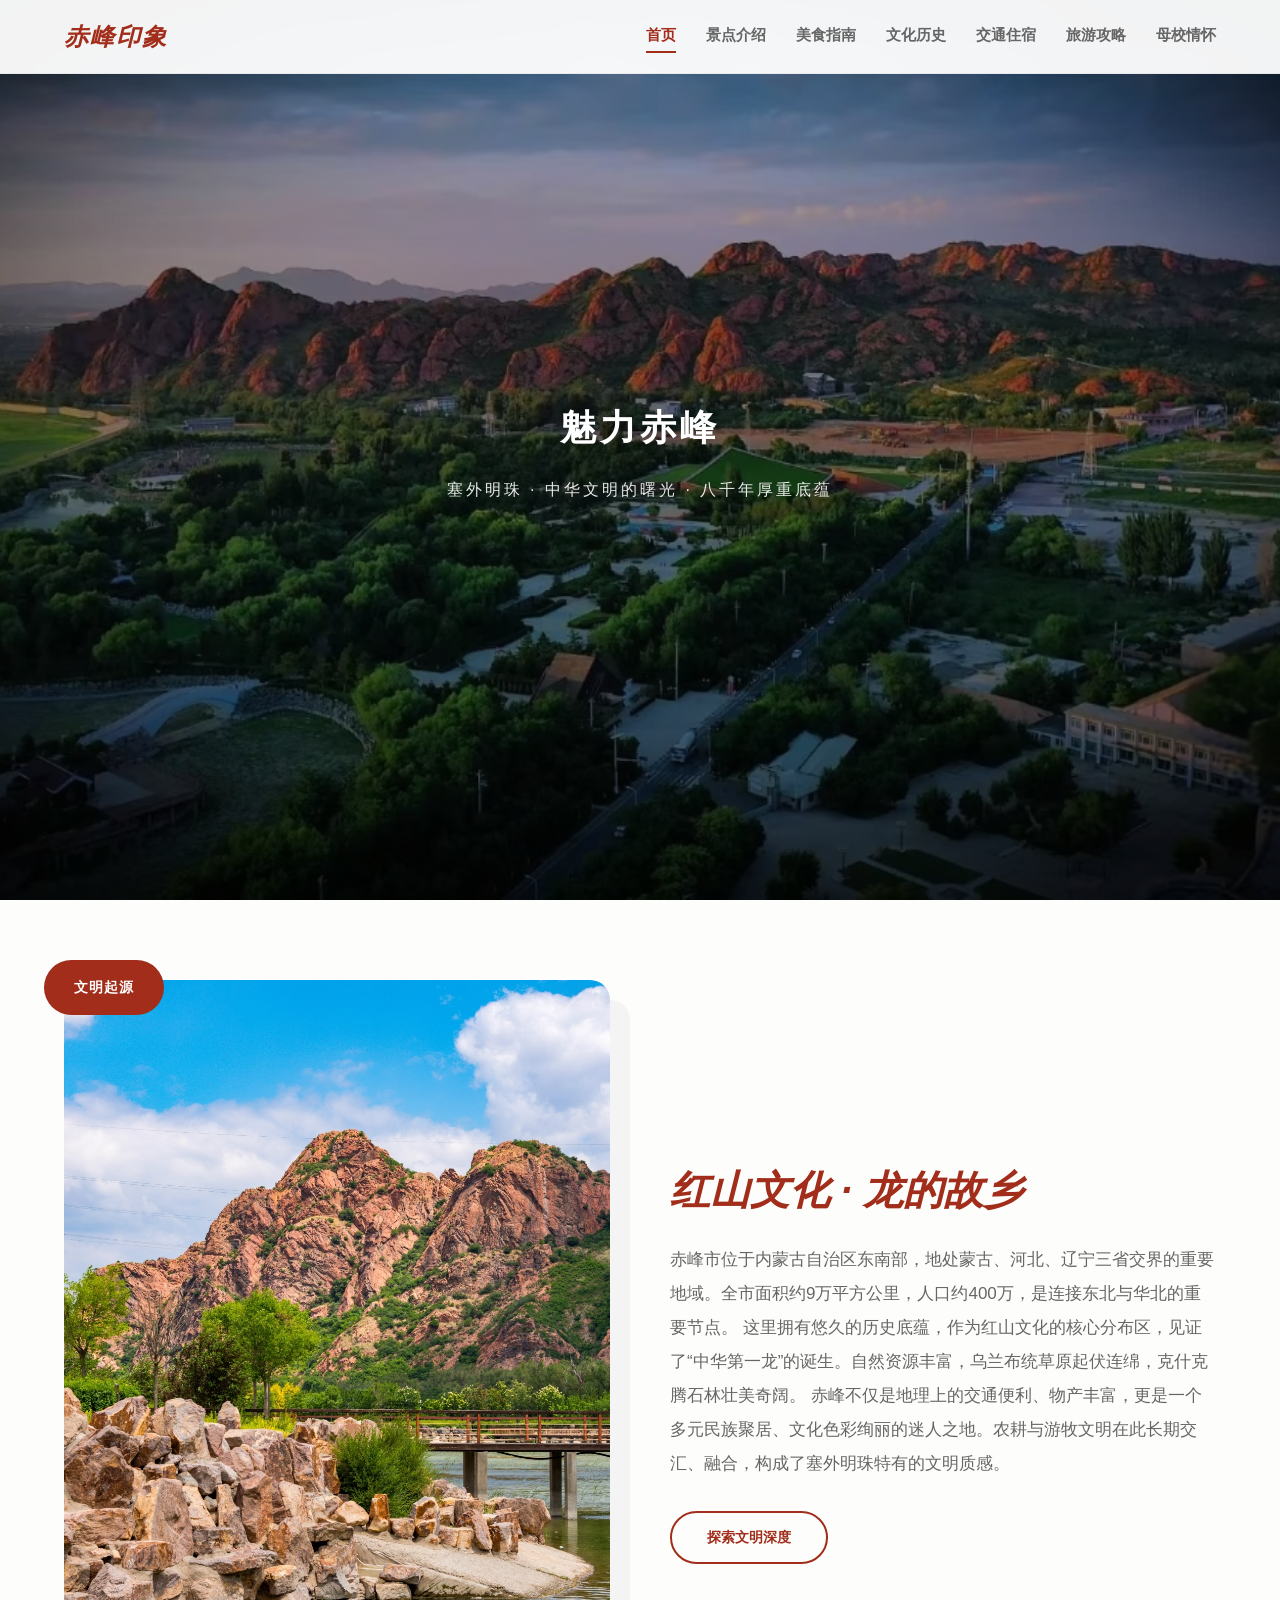
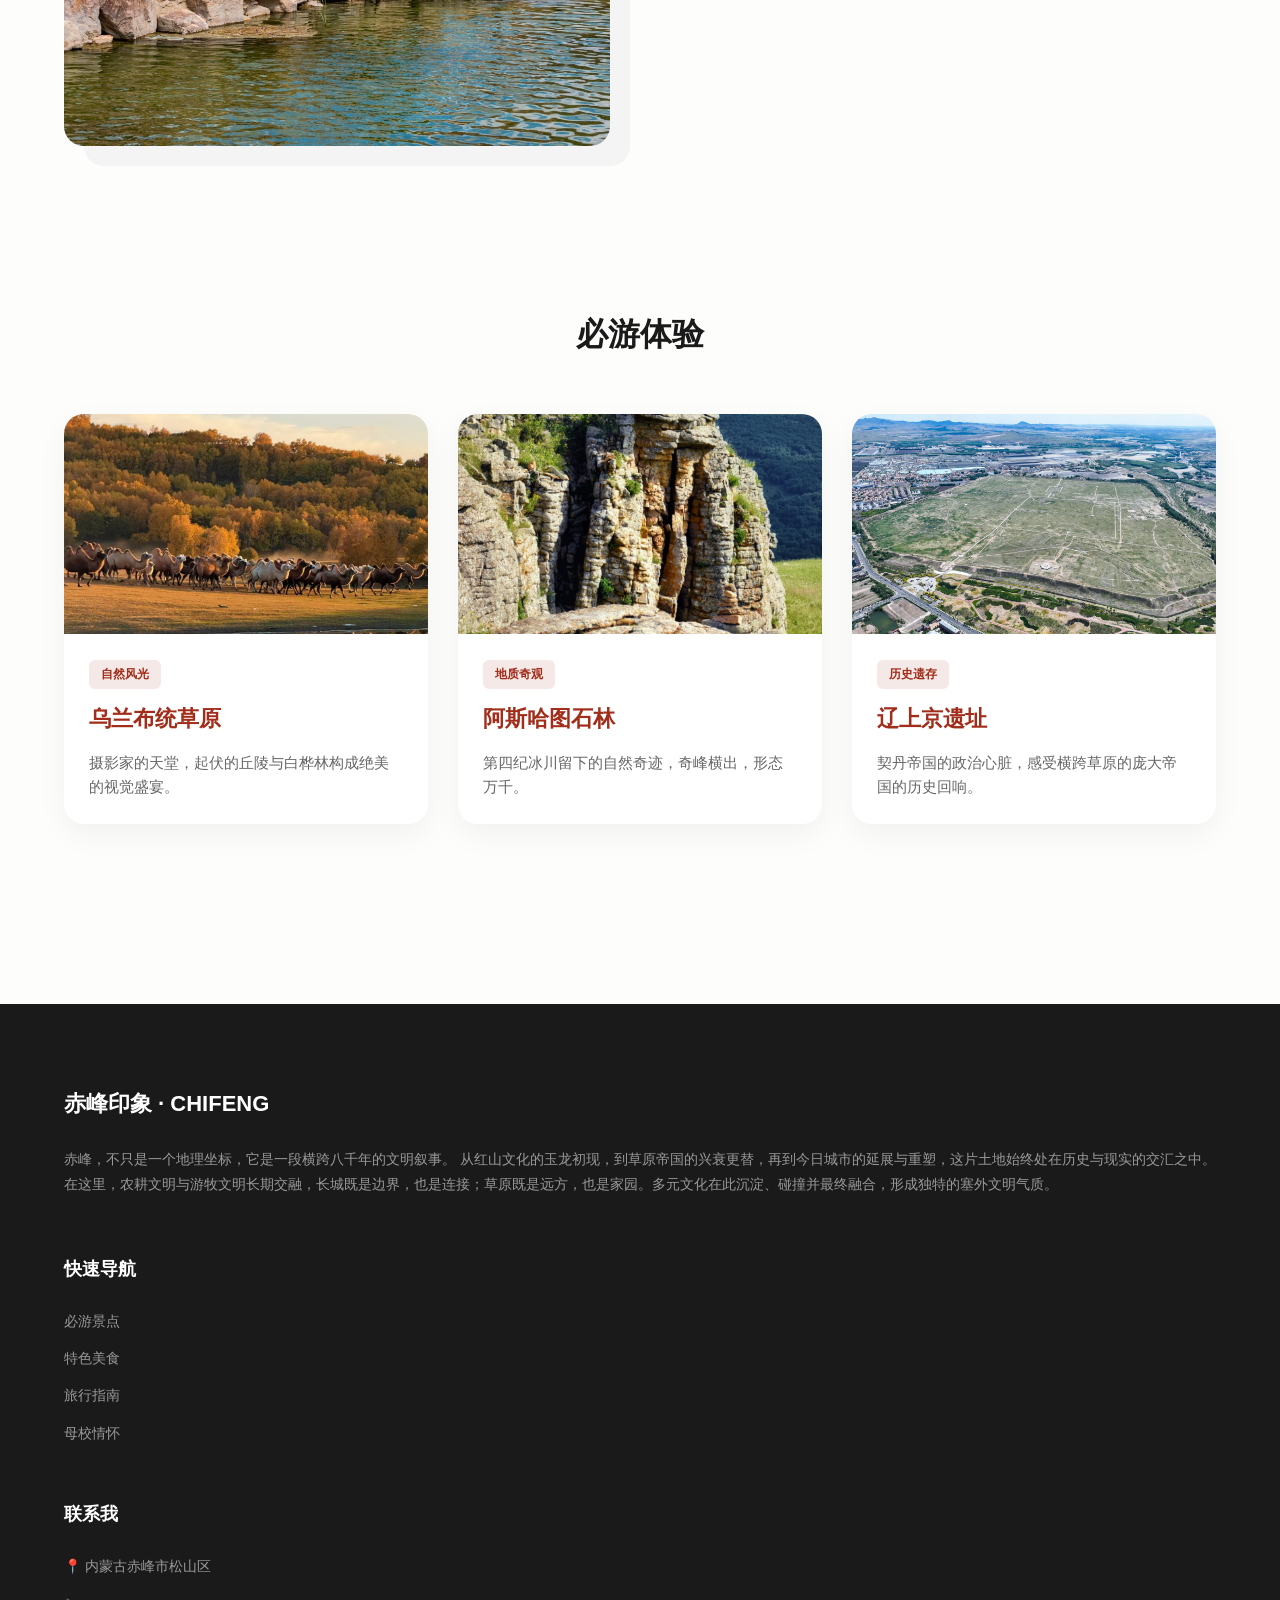
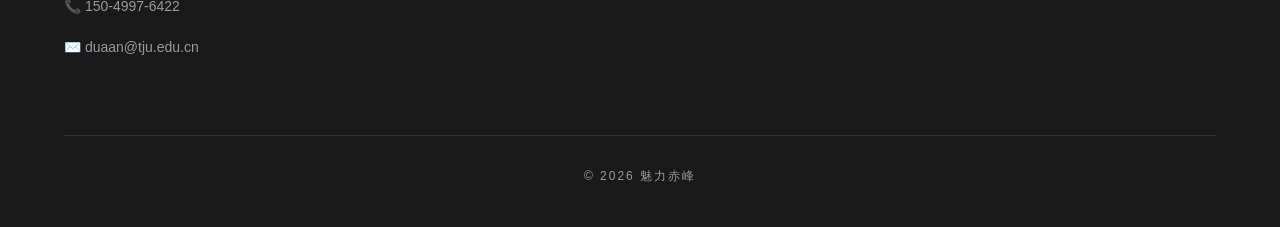
<file: index.html>
<!DOCTYPE html>
<html lang="zh-CN">
<head>
    <meta charset="UTF-8">
    <meta name="viewport" content="width=device-width, initial-scale=1.0">
    <title>赤峰印象 - 首页 | Chifeng Impression</title>
    <link rel="stylesheet" href="style.css">
    <style>
        /* 主体布局 */
        .history-intro{
            display:grid;
            grid-template-columns: 1fr 1fr;
            gap:60px;
            align-items:center;
            padding: 80px 0;
        }

        /* 图片区域 */
        .history-image-box{
            position:relative;
        }

        .history-image{
            width:100%;
            display:block;
            border-radius:20px;
            box-shadow:20px 20px 0 var(--light-gray);
        }

        /* 左上角标签 */
        .history-tag{
            position:absolute;
            top:-20px;
            left:-20px;
            background:var(--red);
            color:white;
            padding:15px 30px;
            border-radius:50px;
            font-weight:bold;
            font-size:14px;
            letter-spacing:1px;
        }

        /* 标题 */
        .history-title{
            font-size:40px;
            color:var(--red);
            margin-bottom:25px;
            font-style:italic;
            line-height:1.4;
        }

        /* 正文 */
        .history-text{
            font-size:17px;
            color:var(--gray);
            margin-bottom:30px;
            line-height:2;
        }

        /* 按钮 */
        .history-btn{
            border:2px solid var(--red);
            color:var(--red);
            padding:12px 35px;
            border-radius:50px;
            font-weight:bold;
            font-size:14px;
            display:inline-block;
            text-decoration:none;
            transition:0.3s;
        }

        .history-btn:hover{
            background:var(--red);
            color:white;
        }

        /* ========================= */
        /* 手机端适配 */
        /* ========================= */
        @media (max-width: 768px){
            .history-intro{
                grid-template-columns: 1fr;
                gap:40px;
            }
            .history-title{
                font-size:30px;
                margin-bottom:20px;
            }
            .history-text{
                font-size:15px;
                line-height:1.9;
            }
            .history-tag{
                top:15px;
                left:15px;
                padding:10px 20px;
                font-size:12px;
                border-radius:30px;
            }
            .history-image{
                box-shadow:none;
                border-radius:18px;
            }
            .history-btn{
                width:100%;
                text-align:center;
                padding:14px 0;
            }
        }
    </style>
</head>
<body>
    <nav>
        <div class="container nav-container">
            <div class="logo">赤峰印象</div>
            <div class="nav-links">
                <a href="index.html" class="active">首页</a>
                <a href="attractions.html">景点介绍</a>
                <a href="food.html">美食指南</a>
                <a href="history.html">文化历史</a>
                <a href="transport.html">交通住宿</a>
                <a href="strategy.html">旅游攻略</a>
                <a href="school.html">母校情怀</a>
            </div>
        </div>
    </nav>

    <header class="hero-header" style="height: 100vh; background-image: url('./images/image_bg.jpg');">
        <div class="hero-content">
            <h1>魅力赤峰</h1>
            <p>塞外明珠 · 中华文明的曙光 · 八千年厚重底蕴</p>
        </div>
    </header>

   <main class="container">
    <section class="history-intro">
        <!-- 图片区域 -->
        <div class="history-image-box">
            <img src="./images/im_gx.jpg" class="history-image">
            <div class="history-tag">
                文明起源
            </div>
        </div>

        <!-- 文字区域 -->
        <div class="history-content">
            <h2 class="history-title">
                红山文化 · 龙的故乡
            </h2>
            <p class="history-text">
                赤峰市位于内蒙古自治区东南部，地处蒙古、河北、辽宁三省交界的重要地域。全市面积约9万平方公里，人口约400万，是连接东北与华北的重要节点。

                这里拥有悠久的历史底蕴，作为红山文化的核心分布区，见证了“中华第一龙”的诞生。自然资源丰富，乌兰布统草原起伏连绵，克什克腾石林壮美奇阔。

                赤峰不仅是地理上的交通便利、物产丰富，更是一个多元民族聚居、文化色彩绚丽的迷人之地。农耕与游牧文明在此长期交汇、融合，构成了塞外明珠特有的文明质感。
            </p>
            <a href="history.html" class="history-btn">
                探索文明深度
            </a>
        </div>
    </section>

    <!-- 增加特色展示区 -->
    <section>
        <h2 style="text-align: center; font-size: 32px; margin-bottom: 50px;">必游体验</h2>
        <div class="card-grid">
            <div class="card">
                <img src="./images/im_wlbt.jpg" alt="草原" class="card-img">
                <div class="card-body">
                    <span class="card-tag">自然风光</span>
                    <h3>乌兰布统草原</h3>
                    <p>摄影家的天堂，起伏的丘陵与白桦林构成绝美的视觉盛宴。</p>
                </div>
            </div>
            <div class="card">
                <img src="./images/im_asht.jpg" alt="石林" class="card-img">
                <div class="card-body">
                    <span class="card-tag">地质奇观</span>
                    <h3>阿斯哈图石林</h3>
                    <p>第四纪冰川留下的自然奇迹，奇峰横出，形态万千。</p>
                </div>
            </div>
            <div class="card">
                <img src="./images/im_lsj.png" alt="遗址" class="card-img">
                <div class="card-body">
                    <span class="card-tag">历史遗存</span>
                    <h3>辽上京遗址</h3>
                    <p>契丹帝国的政治心脏，感受横跨草原的庞大帝国的历史回响。</p>
                </div>
            </div>
        </div>
    </section>
</main>

    <footer>
        <div class="container">
            <div class="footer-grid">
                <div>
                    <h4 style="font-size: 22px; color: white;">赤峰印象 · CHIFENG</h4>
                    <p>赤峰，不只是一个地理坐标，它是一段横跨八千年的文明叙事。 从红山文化的玉龙初现，到草原帝国的兴衰更替，再到今日城市的延展与重塑，这片土地始终处在历史与现实的交汇之中。 在这里，农耕文明与游牧文明长期交融，长城既是边界，也是连接；草原既是远方，也是家园。多元文化在此沉淀、碰撞并最终融合，形成独特的塞外文明气质。</p>
                </div>
                <div class="footer-links">
                    <h4>快速导航</h4>
                    <a href="attractions.html">必游景点</a>
                    <a href="food.html">特色美食</a>
                    <a href="strategy.html">旅行指南</a>
                    <a href="school.html">母校情怀</a>
                </div>
                <div>
                    <h4>联系我</h4>
                    <p>📍 内蒙古赤峰市松山区</p>
                    <p>📞 150-4997-6422</p>
                    <p>✉️ duaan@tju.edu.cn</p>
                </div>
            </div>
            <div class="copyright">© 2026 魅力赤峰</div>
        </div>
    </footer>
</body>
</html>
</file>
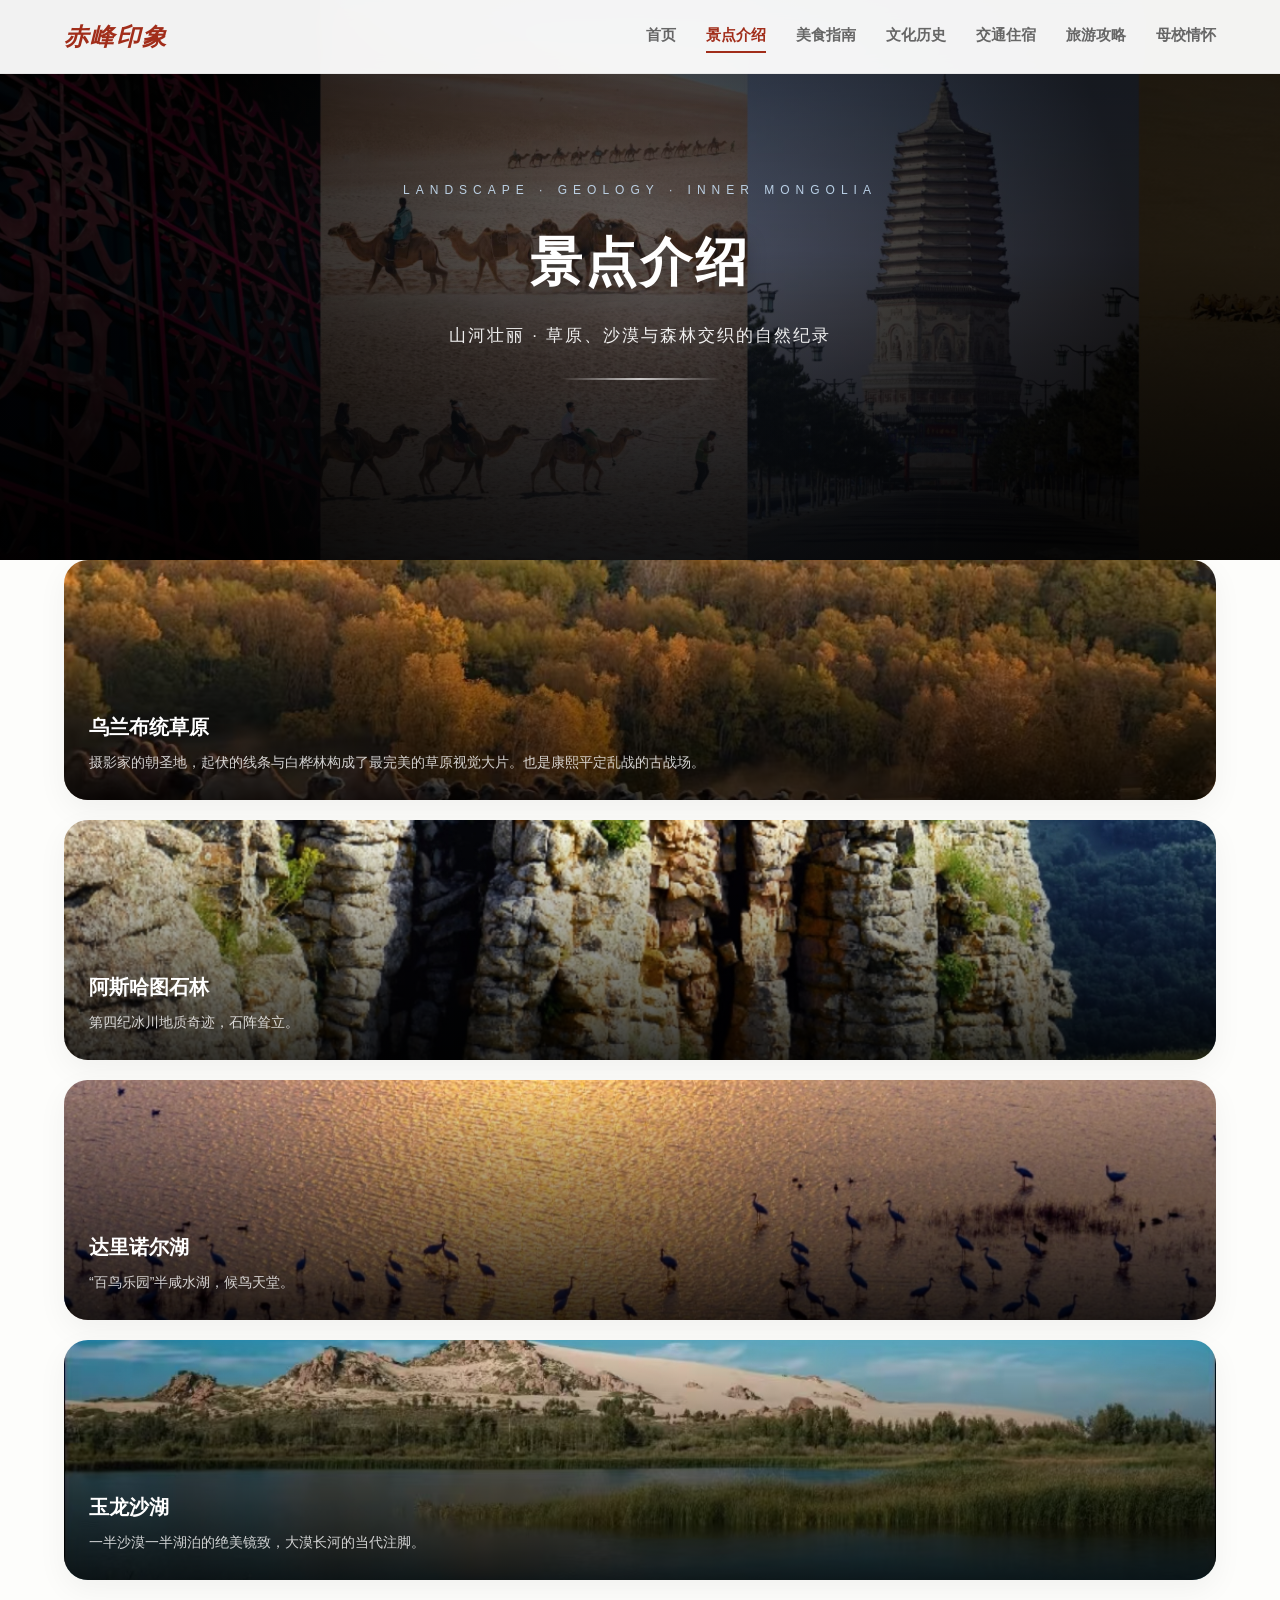
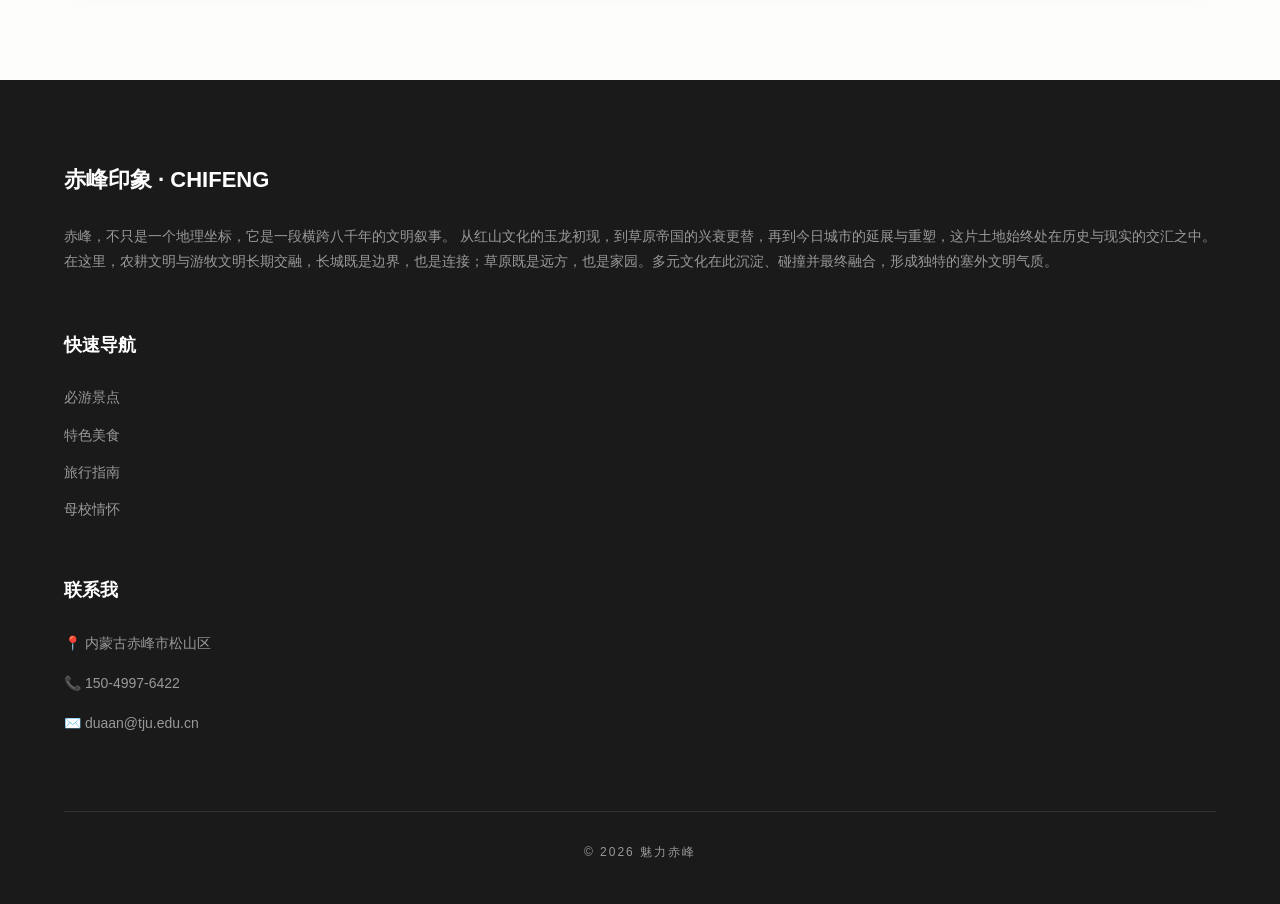
<file: attractions.html>
<!DOCTYPE html>
<html lang="zh-CN">
<head>
    <meta charset="UTF-8">
    <meta name="viewport" content="width=device-width, initial-scale=1.0">
    <title>景点介绍 - 赤峰印象 | Attractions</title>
    <link rel="stylesheet" href="style.css">
</head>
<body>
    <nav>
        <div class="container nav-container">
            <div class="logo">赤峰印象</div>
            <div class="nav-links">
                <a href="index.html">首页</a>
                <a href="attractions.html" class="active">景点介绍</a>
                <a href="food.html">美食指南</a>
                <a href="history.html">文化历史</a>
                <a href="transport.html">交通住宿</a>
                <a href="strategy.html">旅游攻略</a>
                <a href="school.html">母校情怀</a>
            </div>
        </div>
    </nav>
<header class="hero-header" style="
    position:relative;
    height:560px;
    display:flex;
    flex-direction:column;
    justify-content:center;
    align-items:center;
    text-align:center;
    color:#fff;
    overflow:hidden;
    background:url('./images/im_jd.jpg') center/cover no-repeat;
">

    <!-- 自然纪录片风遮罩 -->
    <div style="
        position:absolute;
        inset:0;
        background:linear-gradient(
            to bottom,
            rgba(0,0,0,0.45) 0%,
            rgba(0,0,0,0.25) 45%,
            rgba(0,0,0,0.7) 100%
        );
        z-index:1;
    "></div>

    <!-- 空气感 / 地理感 -->
    <div style="
        position:absolute;
        inset:0;
        background:radial-gradient(
            circle at center,
            rgba(120,180,255,0.08),
            rgba(0,0,0,0.65) 70%
        );
        z-index:2;
    "></div>

    <!-- 内容层 -->
    <div style="
        position:relative;
        z-index:3;
        max-width:850px;
        padding:0 20px;
    ">

        <div style="
            font-size:12px;
            letter-spacing:6px;
            opacity:0.85;
            margin-bottom:14px;
            color:#cfe8ff;
        ">
            LANDSCAPE · GEOLOGY · INNER MONGOLIA
        </div>

        <h1 style="
            font-size:52px;
            margin:0 0 12px;
            font-weight:700;
            letter-spacing:3px;
        ">
            景点介绍
        </h1>

        <p style="
            font-size:17px;
            opacity:0.92;
            letter-spacing:2px;
            line-height:1.8;
        ">
            山河壮丽 · 草原、沙漠与森林交织的自然纪录
        </p>

        <!-- 分隔线 -->
        <div style="
            width:160px;
            height:2px;
            background:linear-gradient(to right, transparent, rgba(255,255,255,0.75), transparent);
            margin:26px auto 0;
        "></div>
    </div>
</header>

    <main class="container">
        <div class="bento-grid">
            <div class="bento-item col-span-2 row-span-2">
                <img src="./images/im_wlbt.jpg" alt="乌兰布统">
                <div class="bento-overlay">
                    <h3>乌兰布统草原</h3>
                    <p>摄影家的朝圣地，起伏的线条与白桦林构成了最完美的草原视觉大片。也是康熙平定乱战的古战场。</p>
                </div>
            </div>
            <div class="bento-item">
                <img src="./images/im_asht.jpg" alt="石林">
                <div class="bento-overlay">
                    <h3>阿斯哈图石林</h3>
                    <p>第四纪冰川地质奇迹，石阵耸立。</p>
                </div>
            </div>
            <div class="bento-item">
                <img src="./images/im_dlne.jpg" alt="湖泊">
                <div class="bento-overlay">
                    <h3>达里诺尔湖</h3>
                    <p>“百鸟乐园”半咸水湖，候鸟天堂。</p>
                </div>
            </div>
            <div class="bento-item col-span-2">
                <img src="./images/im_ylsh.jpg" alt="沙湖">
                <div class="bento-overlay">
                    <h3>玉龙沙湖</h3>
                    <p>一半沙漠一半湖泊的绝美镜致，大漠长河的当代注脚。</p>
                </div>
            </div>
        </div>
    </main>

   <footer>
        <div class="container">
            <div class="footer-grid">
                <div>
                    <h4 style="font-size: 22px; color: white;">赤峰印象 · CHIFENG</h4>
                    <p>赤峰，不只是一个地理坐标，它是一段横跨八千年的文明叙事。 从红山文化的玉龙初现，到草原帝国的兴衰更替，再到今日城市的延展与重塑，这片土地始终处在历史与现实的交汇之中。 在这里，农耕文明与游牧文明长期交融，长城既是边界，也是连接；草原既是远方，也是家园。多元文化在此沉淀、碰撞并最终融合，形成独特的塞外文明气质。</p>
                </div>
                <div class="footer-links">
                    <h4>快速导航</h4>
                    <a href="attractions.html">必游景点</a>
                    <a href="food.html">特色美食</a>
                    <a href="strategy.html">旅行指南</a>
                    <a href="school.html">母校情怀</a>
                </div>
                <div>
                    <h4>联系我</h4>
                    <p>📍 内蒙古赤峰市松山区</p>
                    <p>📞 150-4997-6422</p>
                    <p>✉️ duaan@tju.edu.cn</p>
                </div>
            </div>
            <div class="copyright">© 2026 魅力赤峰</div>
        </div>
    </footer>
</body>
</html>
</file>
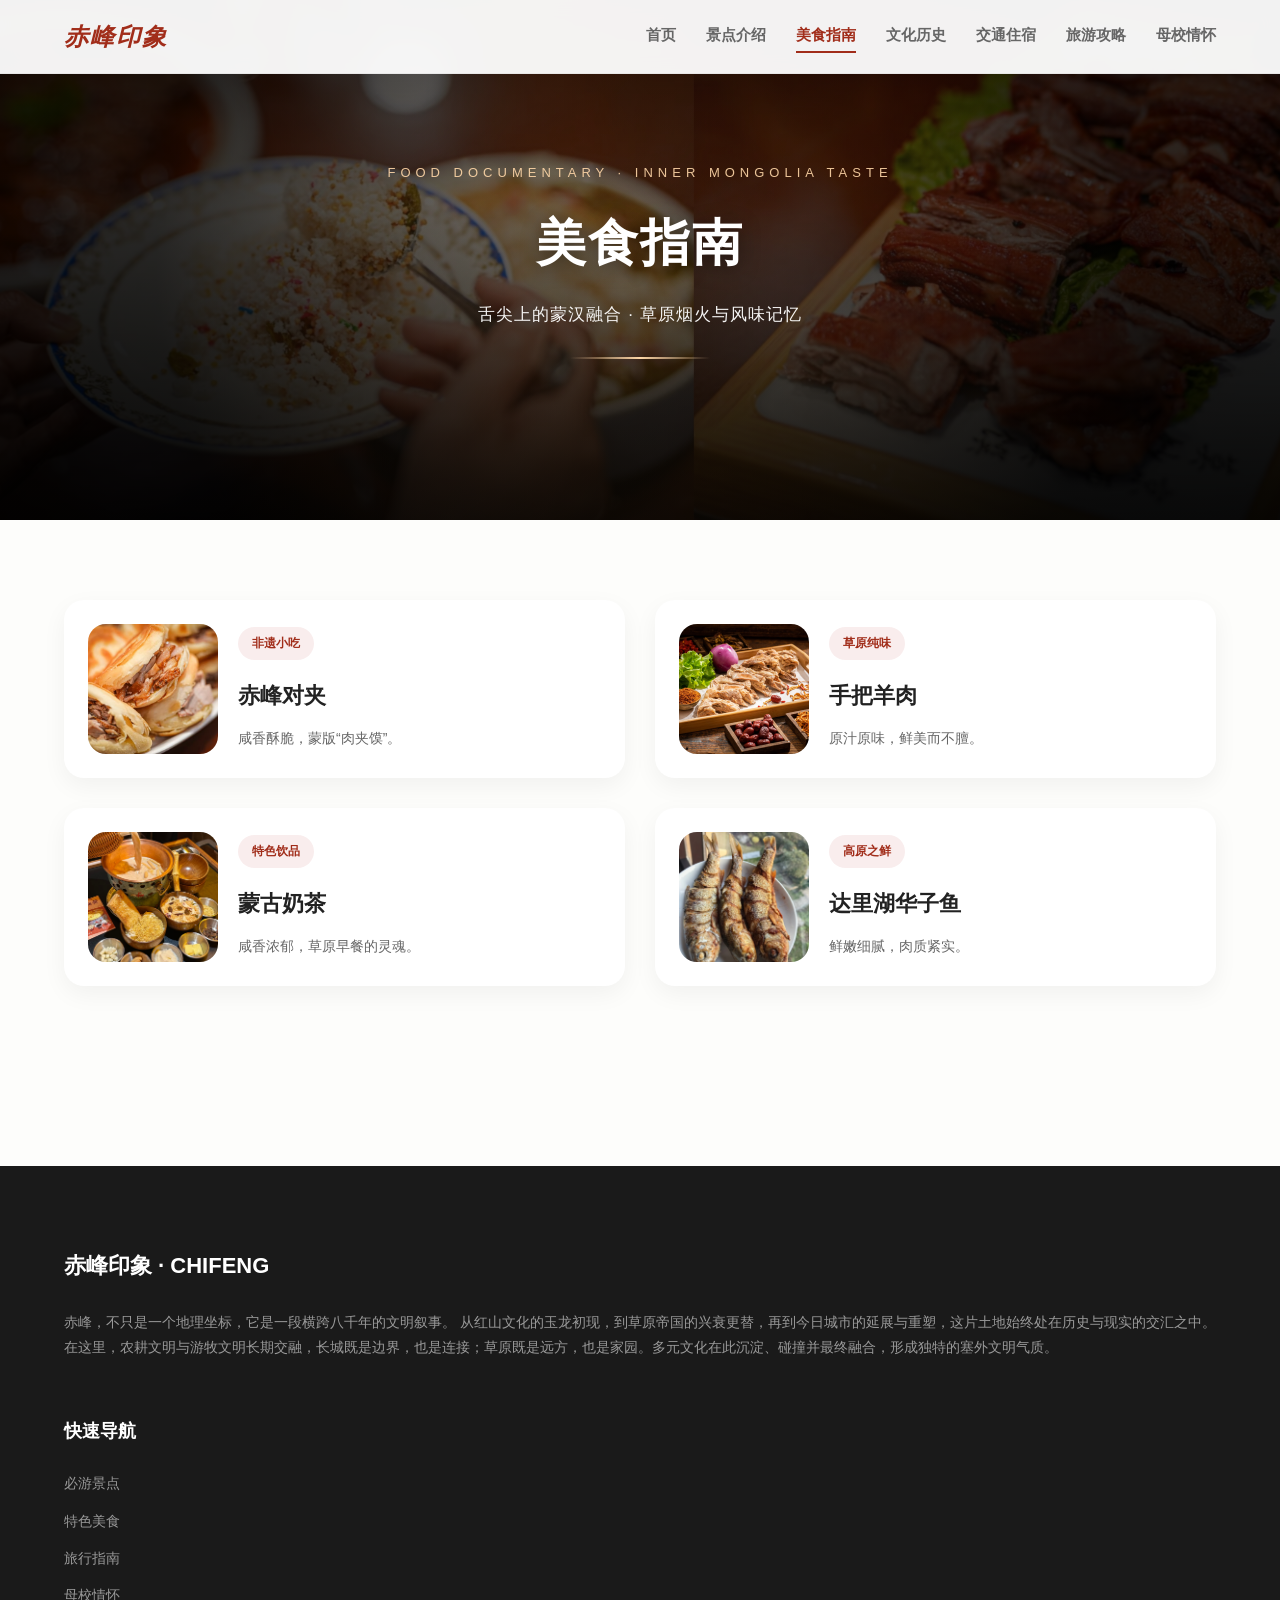
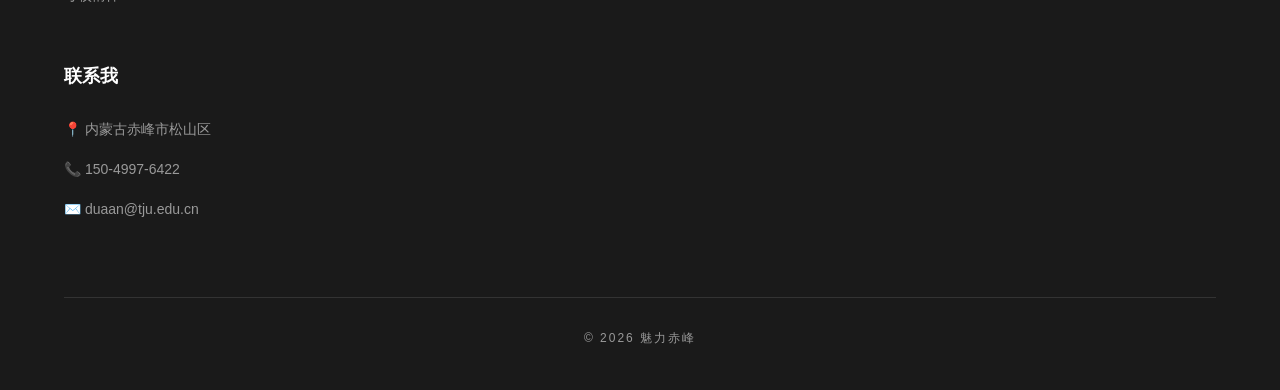
<file: food.html>
<!DOCTYPE html>
<html lang="zh-CN">
<head>
    <meta charset="UTF-8">
    <meta name="viewport" content="width=device-width, initial-scale=1.0">
    <title>美食指南 - 赤峰印象 | Food Guide</title>
    <link rel="stylesheet" href="style.css">
    <style>
        /* 整体列表 */
        .food-list{
            display:grid;
            grid-template-columns:1fr 1fr;
            gap:30px;
            padding: 80px 0;
        }

        /* 单个卡片 */
        .food-item{
            display:flex;
            gap:20px;
            align-items:center;
            background:#fff;
            padding:24px;
            border-radius:20px;
            box-shadow:0 8px 24px rgba(0,0,0,0.05);
        }

        /* 图片 */
        .food-item img{
            width:130px;
            height:130px;
            object-fit:cover;
            border-radius:18px;
            flex-shrink:0;
        }

        /* 内容区 */
        .food-content{
            flex:1;
        }

        /* 标签 */
        .food-tag{
            display:inline-block;
            background:rgba(180, 30, 30, 0.08);
            color:var(--red);
            padding:6px 14px;
            border-radius:30px;
            font-size:12px;
            font-weight:600;
            margin-bottom:10px;
        }

        /* 标题 */
        .food-content h3{
            margin:6px 0 10px;
            font-size:22px;
            color:#222;
        }

        /* 描述 */
        .food-content p{
            font-size:14px;
            color:var(--gray);
            line-height:1.8;
            margin:0;
        }

        /* ====================== */
        /* 手机端适配 */
        /* ====================== */
        @media (max-width:768px){
            .food-list{
                grid-template-columns:1fr;
                gap:22px;
            }

            .food-item{
                flex-direction:column;
                align-items:flex-start;
                padding:20px;
                border-radius:18px;
            }

            .food-item img{
                width:100%;
                height:220px;
                border-radius:16px;
            }

            .food-content h3{
                font-size:20px;
            }

            .food-content p{
                font-size:14px;
                line-height:1.7;
            }

            .food-tag{
                font-size:11px;
                padding:5px 12px;
            }
        }
    </style>
</head>
<body>
    <nav>
        <div class="container nav-container">
            <div class="logo">赤峰印象</div>
            <div class="nav-links">
                <a href="index.html">首页</a>
                <a href="attractions.html">景点介绍</a>
                <a href="food.html" class="active">美食指南</a>
                <a href="history.html">文化历史</a>
                <a href="transport.html">交通住宿</a>
                <a href="strategy.html">旅游攻略</a>
                <a href="school.html">母校情怀</a>
            </div>
        </div>
    </nav>

<header class="hero-header" style="
    position:relative;
    height:520px;
    display:flex;
    flex-direction:column;
    justify-content:center;
    align-items:center;
    text-align:center;
    color:#fff;
    overflow:hidden;
    background:url('./images/im_msbg.jpg') center/cover no-repeat;
">
    <!-- 食物纪录片：暖暗混合遮罩 -->
    <div style="position:absolute; inset:0; background:linear-gradient(to bottom, rgba(0,0,0,0.35) 0%, rgba(0,0,0,0.15) 40%, rgba(0,0,0,0.7) 100%); z-index:1;"></div>
    <!-- 微暖色氛围层 -->
    <div style="position:absolute; inset:0; background:radial-gradient(circle at center, rgba(255,180,90,0.08), rgba(0,0,0,0.65) 70%); z-index:2;"></div>

    <!-- 内容层 -->
    <div style="position:relative; z-index:3; max-width:820px; padding:0 20px;">
        <div style="font-size:13px; letter-spacing:5px; opacity:0.9; margin-bottom:14px; color:#ffd7a8;">FOOD DOCUMENTARY · INNER MONGOLIA TASTE</div>
        <h1 style="font-size:50px; margin:0 0 12px; font-weight:700; letter-spacing:2px;">美食指南</h1>
        <p style="font-size:17px; opacity:0.95; letter-spacing:1px; line-height:1.8;">舌尖上的蒙汉融合 · 草原烟火与风味记忆</p>
        <div style="width:140px; height:2px; background:linear-gradient(to right, transparent, #ffd7a8, transparent); margin:26px auto 0;"></div>
    </div>
</header>

   <main class="container">
    <div class="food-list">
        <!-- 美食 1 -->
        <div class="food-item">
            <img src="./images/im_dj.jpg" alt="对夹">
            <div class="food-content">
                <span class="food-tag">非遗小吃</span>
                <h3>赤峰对夹</h3>
                <p>咸香酥脆，蒙版“肉夹馍”。</p>
            </div>
        </div>

        <!-- 美食 2 -->
        <div class="food-item">
            <img src="./images/im_yr.jpg" alt="羊肉">
            <div class="food-content">
                <span class="food-tag">草原纯味</span>
                <h3>手把羊肉</h3>
                <p>原汁原味，鲜美而不膻。</p>
            </div>
        </div>

        <!-- 美食 3 -->
        <div class="food-item">
            <img src="./images/im_nc.jpg" alt="奶茶">
            <div class="food-content">
                <span class="food-tag">特色饮品</span>
                <h3>蒙古奶茶</h3>
                <p>咸香浓郁，草原早餐的灵魂。</p>
            </div>
        </div>

        <!-- 美食 4 -->
        <div class="food-item">
            <img src="./images/im_hzy.jpg" alt="鱼">
            <div class="food-content">
                <span class="food-tag">高原之鲜</span>
                <h3>达里湖华子鱼</h3>
                <p>鲜嫩细腻，肉质紧实。</p>
            </div>
        </div>
    </div>
</main>

   <footer>
        <div class="container">
            <div class="footer-grid">
                <div>
                    <h4 style="font-size: 22px; color: white;">赤峰印象 · CHIFENG</h4>
                    <p>赤峰，不只是一个地理坐标，它是一段横跨八千年的文明叙事。 从红山文化的玉龙初现，到草原帝国的兴衰更替，再到今日城市的延展与重塑，这片土地始终处在历史与现实的交汇之中。 在这里，农耕文明与游牧文明长期交融，长城既是边界，也是连接；草原既是远方，也是家园。多元文化在此沉淀、碰撞并最终融合，形成独特的塞外文明气质。</p>
                </div>
                <div class="footer-links">
                    <h4>快速导航</h4>
                    <a href="attractions.html">必游景点</a>
                    <a href="food.html">特色美食</a>
                    <a href="strategy.html">旅行指南</a>
                    <a href="school.html">母校情怀</a>
                </div>
                <div>
                    <h4>联系我</h4>
                    <p>📍 内蒙古赤峰市松山区</p>
                    <p>📞 150-4997-6422</p>
                    <p>✉️ duaan@tju.edu.cn</p>
                </div>
            </div>
            <div class="copyright">© 2026 魅力赤峰</div>
        </div>
    </footer>
</body>
</html>
</file>
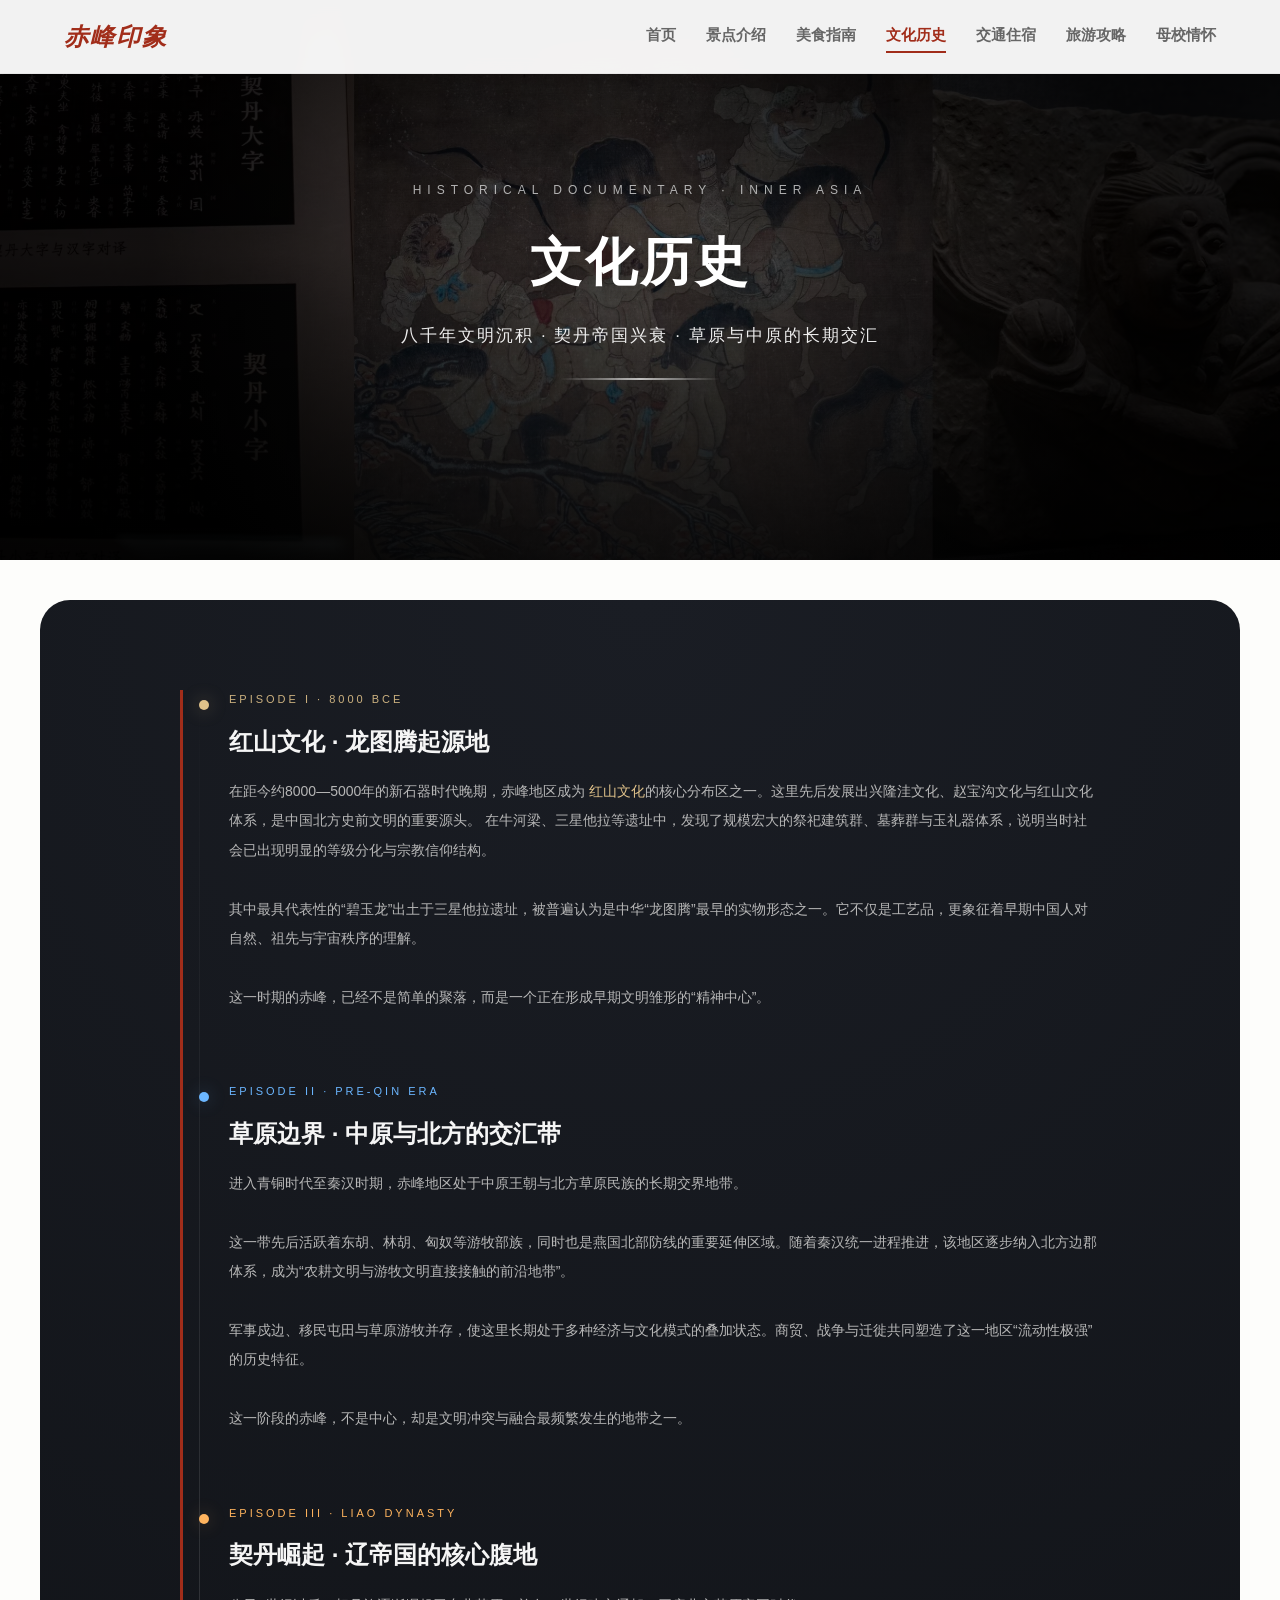
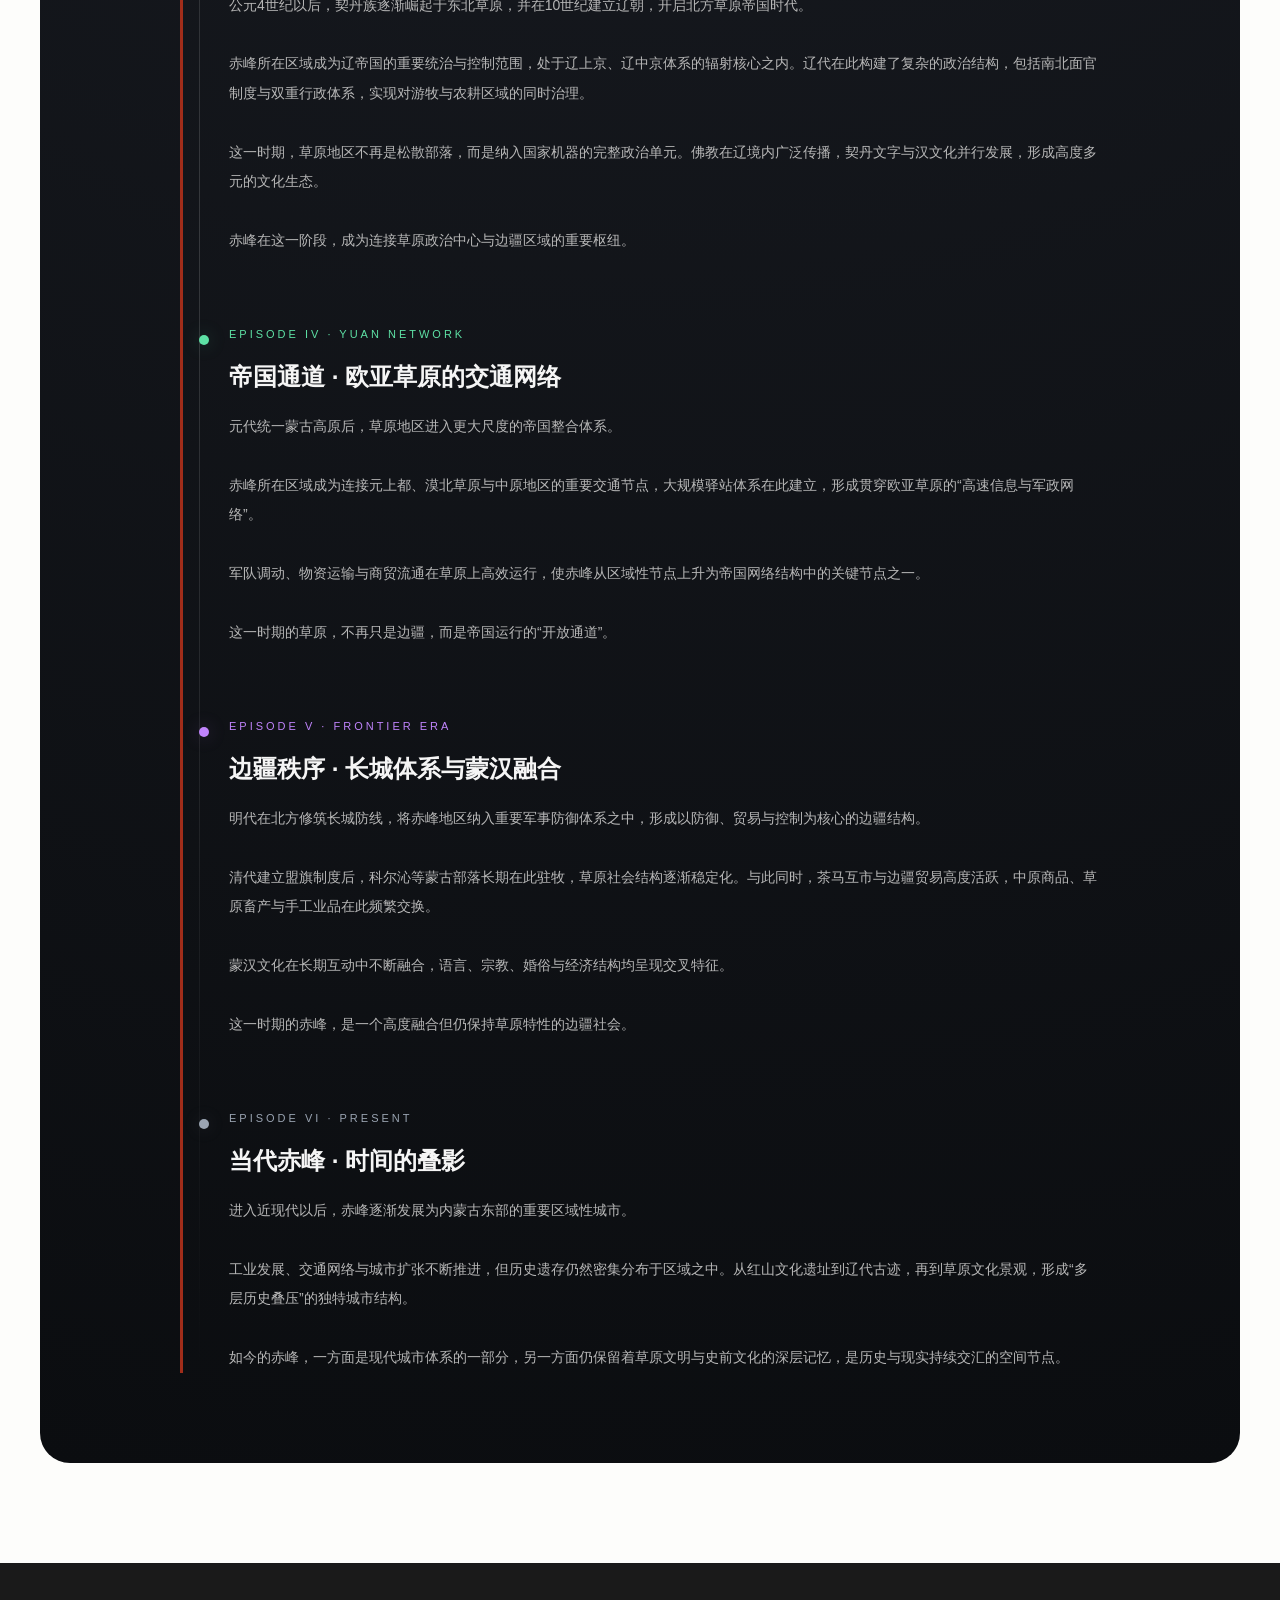
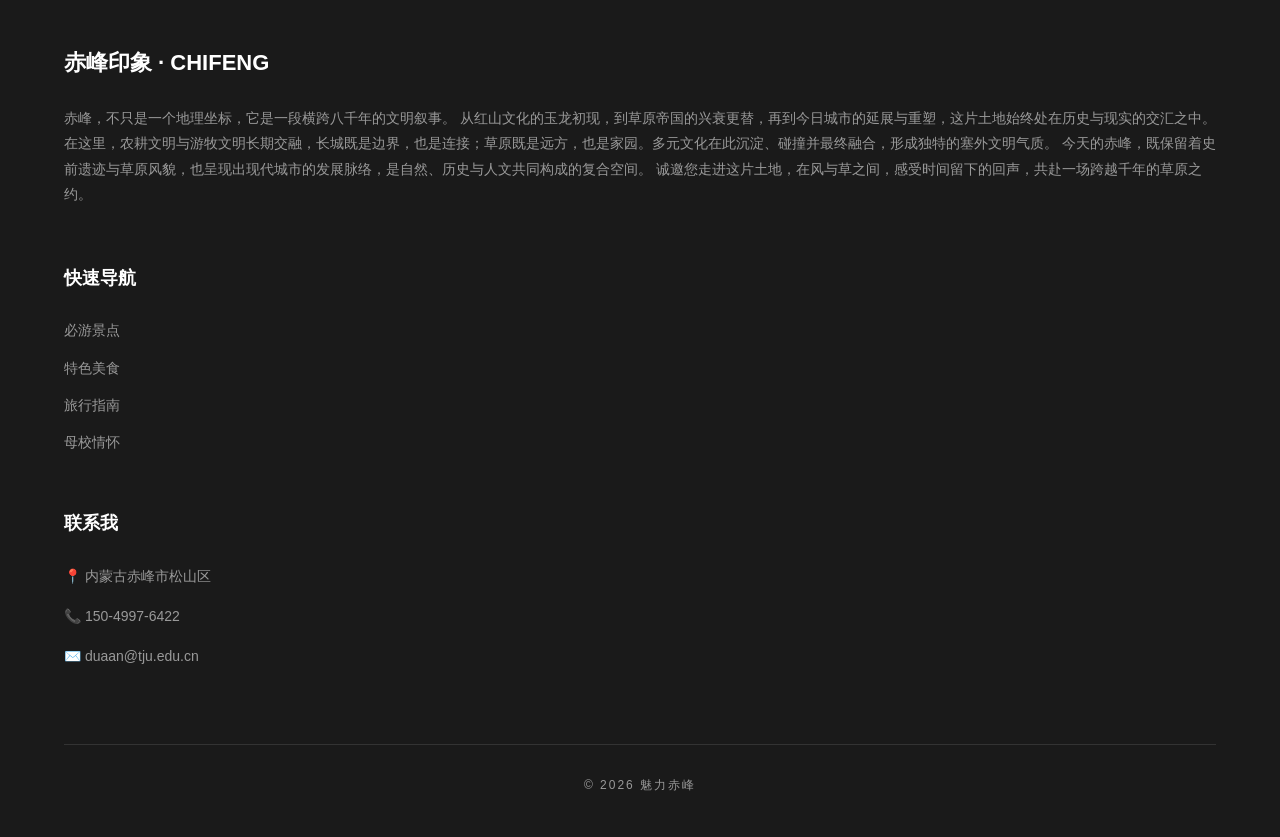
<file: history.html>
<!DOCTYPE html>
<html lang="zh-CN">
<head>
    <meta charset="UTF-8">
    <meta name="viewport" content="width=device-width, initial-scale=1.0">
    <title>文化历史 - 赤峰印象 | History</title>
    <link rel="stylesheet" href="style.css">
    <style>
        .history-timeline { border-left: 3px solid var(--red); margin: 60px 0; padding-left: 40px; position: relative; }
        .timeline-item { margin-bottom: 60px; position: relative; }
        .timeline-item::before { content: ''; position: absolute; left: -52px; top: 0; width: 22px; height: 22px; background: var(--red); border-radius: 50%; border: 4px solid white; }
        .timeline-item h3 { color: var(--red); font-size: 24px; margin: 0 0 15px; }
        .timeline-item .era { font-weight: bold; font-size: 14px; background: var(--light-gray); padding: 3px 12px; border-radius: 30px; letter-spacing: 2px; }
    </style>
</head>
<body>
    <nav>
        <div class="container nav-container">
            <div class="logo">赤峰印象</div>
            <div class="nav-links">
                <a href="index.html">首页</a>
                <a href="attractions.html">景点介绍</a>
                <a href="food.html">美食指南</a>
                <a href="history.html" class="active">文化历史</a>
                <a href="transport.html">交通住宿</a>
                <a href="strategy.html">旅游攻略</a>
                <a href="school.html">母校情怀</a>
            </div>
        </div>
    </nav>

  <header class="hero-header" style="
    position:relative;
    height:560px;
    display:flex;
    flex-direction:column;
    justify-content:center;
    align-items:center;
    text-align:center;
    color:#fff;
    overflow:hidden;
    background:url('./images/im_wh.jpg') center/cover no-repeat;
">

    <!-- 冷史诗级遮罩（比原来更“纪录片”） -->
    <div style="
        position:absolute;
        inset:0;
        background:linear-gradient(
            to bottom,
            rgba(0,0,0,0.65) 0%,
            rgba(0,0,0,0.35) 45%,
            rgba(0,0,0,0.75) 100%
        );
        z-index:1;
    "></div>

    <!-- 轻雾+历史质感层 -->
    <div style="
        position:absolute;
        inset:0;
        background:radial-gradient(
            circle at center,
            rgba(255,255,255,0.04),
            rgba(0,0,0,0.7) 70%
        );
        z-index:2;
    "></div>

    <!-- 内容层 -->
    <div style="
        position:relative;
        z-index:3;
        max-width:820px;
        padding:0 20px;
    ">

        <div style="
            font-size:12px;
            letter-spacing:6px;
            opacity:0.8;
            margin-bottom:14px;
            color:#d7d7d7;
        ">
            HISTORICAL DOCUMENTARY · INNER ASIA
        </div>

        <h1 style="
            font-size:52px;
            margin:0 0 12px;
            font-weight:700;
            letter-spacing:3px;
        ">
            文化历史
        </h1>

        <p style="
            font-size:17px;
            opacity:0.92;
            letter-spacing:2px;
            line-height:1.8;
        ">
            八千年文明沉积 · 契丹帝国兴衰 · 草原与中原的长期交汇
        </p>

        <!-- 更“纪录片字幕感”的分隔线 -->
        <div style="
            width:160px;
            height:2px;
            background:linear-gradient(to right, transparent, rgba(255,255,255,0.7), transparent);
            margin:26px auto 0;
        "></div>

    </div>

</header>
<main class="container" style="
    background: radial-gradient(circle at top, #1a1d24 0%, #0b0d10 100%);
    padding:90px 20px;
    border-radius:30px;
    overflow:hidden;
    margin-top: 40px;
">

    <div class="history-timeline" style="position:relative; max-width:920px; margin:0 auto; padding-left:46px;">

        <!-- 主时间线（带渐隐） -->
        <div style="
            position:absolute;
            left:16px;
            top:0;
            bottom:0;
            width:1px;
            background:linear-gradient(to bottom, transparent, rgba(255,255,255,0.15), transparent);
        "></div>

        <!-- ITEM 1 -->
        <div style="position:relative; margin-bottom:70px;">
            <div style="
                position:absolute; left:-30px; top:10px;
                width:10px; height:10px; border-radius:50%;
                background:#e0c28a;
                box-shadow:0 0 18px rgba(224,194,138,0.35);
            "></div>

            <div style="font-size:11px; letter-spacing:3px; color:#e0c28a; opacity:0.9;">
                EPISODE I · 8000 BCE
            </div>

            <h2 style="margin:10px 0 14px; font-size:24px; color:#f5f5f5;">
                红山文化 · 龙图腾起源地
            </h2>

            <p style="color:#b7b7b7; line-height:2.1; font-size:14px; margin:0;">
                在距今约8000—5000年的新石器时代晚期，赤峰地区成为  
                <span style="color:#e0c28a;">红山文化</span>的核心分布区之一。这里先后发展出兴隆洼文化、赵宝沟文化与红山文化体系，是中国北方史前文明的重要源头。

在牛河梁、三星他拉等遗址中，发现了规模宏大的祭祀建筑群、墓葬群与玉礼器体系，说明当时社会已出现明显的等级分化与宗教信仰结构。<br><br>

其中最具代表性的“碧玉龙”出土于三星他拉遗址，被普遍认为是中华“龙图腾”最早的实物形态之一。它不仅是工艺品，更象征着早期中国人对自然、祖先与宇宙秩序的理解。<br><br>

这一时期的赤峰，已经不是简单的聚落，而是一个正在形成早期文明雏形的“精神中心”。
            </p>
        </div>

        <!-- ITEM 2 -->
        <div style="position:relative; margin-bottom:70px;">
            <div style="
                position:absolute; left:-30px; top:10px;
                width:10px; height:10px; border-radius:50%;
                background:#6bb6ff;
                box-shadow:0 0 18px rgba(107,182,255,0.3);
            "></div>

            <div style="font-size:11px; letter-spacing:3px; color:#6bb6ff;">
                EPISODE II · PRE-QIN ERA
            </div>

            <h2 style="margin:10px 0 14px; font-size:24px; color:#f5f5f5;">
                草原边界 · 中原与北方的交汇带
            </h2>

            <p style="color:#b7b7b7; line-height:2.1; font-size:14px; margin:0;">
                进入青铜时代至秦汉时期，赤峰地区处于中原王朝与北方草原民族的长期交界地带。<br><br>

这一带先后活跃着东胡、林胡、匈奴等游牧部族，同时也是燕国北部防线的重要延伸区域。随着秦汉统一进程推进，该地区逐步纳入北方边郡体系，成为“农耕文明与游牧文明直接接触的前沿地带”。<br><br>

军事戍边、移民屯田与草原游牧并存，使这里长期处于多种经济与文化模式的叠加状态。商贸、战争与迁徙共同塑造了这一地区“流动性极强”的历史特征。<br><br>

这一阶段的赤峰，不是中心，却是文明冲突与融合最频繁发生的地带之一。
            </p>
        </div>

        <!-- ITEM 3 -->
        <div style="position:relative; margin-bottom:70px;">
            <div style="
                position:absolute; left:-30px; top:10px;
                width:10px; height:10px; border-radius:50%;
                background:#ffb45e;
                box-shadow:0 0 18px rgba(255,180,94,0.3);
            "></div>

            <div style="font-size:11px; letter-spacing:3px; color:#ffb45e;">
                EPISODE III · LIAO DYNASTY
            </div>

            <h2 style="margin:10px 0 14px; font-size:24px; color:#f5f5f5;">
                契丹崛起 · 辽帝国的核心腹地
            </h2>

            <p style="color:#b7b7b7; line-height:2.1; font-size:14px; margin:0;">
                公元4世纪以后，契丹族逐渐崛起于东北草原，并在10世纪建立辽朝，开启北方草原帝国时代。<br><br>

赤峰所在区域成为辽帝国的重要统治与控制范围，处于辽上京、辽中京体系的辐射核心之内。辽代在此构建了复杂的政治结构，包括南北面官制度与双重行政体系，实现对游牧与农耕区域的同时治理。<br><br>

这一时期，草原地区不再是松散部落，而是纳入国家机器的完整政治单元。佛教在辽境内广泛传播，契丹文字与汉文化并行发展，形成高度多元的文化生态。<br><br>

赤峰在这一阶段，成为连接草原政治中心与边疆区域的重要枢纽。
            </p>
        </div>

        <!-- ITEM 4 -->
        <div style="position:relative; margin-bottom:70px;">
            <div style="
                position:absolute; left:-30px; top:10px;
                width:10px; height:10px; border-radius:50%;
                background:#5ee1a5;
                box-shadow:0 0 18px rgba(94,225,165,0.25);
            "></div>

            <div style="font-size:11px; letter-spacing:3px; color:#5ee1a5;">
                EPISODE IV · YUAN NETWORK
            </div>

            <h2 style="margin:10px 0 14px; font-size:24px; color:#f5f5f5;">
                帝国通道 · 欧亚草原的交通网络
            </h2>

            <p style="color:#b7b7b7; line-height:2.1; font-size:14px; margin:0;">
                元代统一蒙古高原后，草原地区进入更大尺度的帝国整合体系。<br><br>

赤峰所在区域成为连接元上都、漠北草原与中原地区的重要交通节点，大规模驿站体系在此建立，形成贯穿欧亚草原的“高速信息与军政网络”。<br><br>

军队调动、物资运输与商贸流通在草原上高效运行，使赤峰从区域性节点上升为帝国网络结构中的关键节点之一。<br><br>

这一时期的草原，不再只是边疆，而是帝国运行的“开放通道”。
            </p>
        </div>

        <!-- ITEM 5 -->
        <div style="position:relative; margin-bottom:70px;">
            <div style="
                position:absolute; left:-30px; top:10px;
                width:10px; height:10px; border-radius:50%;
                background:#c084fc;
                box-shadow:0 0 18px rgba(192,132,252,0.25);
            "></div>

            <div style="font-size:11px; letter-spacing:3px; color:#c084fc;">
                EPISODE V · FRONTIER ERA
            </div>

            <h2 style="margin:10px 0 14px; font-size:24px; color:#f5f5f5;">
                边疆秩序 · 长城体系与蒙汉融合
            </h2>

            <p style="color:#b7b7b7; line-height:2.1; font-size:14px; margin:0;">
                明代在北方修筑长城防线，将赤峰地区纳入重要军事防御体系之中，形成以防御、贸易与控制为核心的边疆结构。<br><br>

清代建立盟旗制度后，科尔沁等蒙古部落长期在此驻牧，草原社会结构逐渐稳定化。与此同时，茶马互市与边疆贸易高度活跃，中原商品、草原畜产与手工业品在此频繁交换。<br><br>

蒙汉文化在长期互动中不断融合，语言、宗教、婚俗与经济结构均呈现交叉特征。<br><br>

这一时期的赤峰，是一个高度融合但仍保持草原特性的边疆社会。
            </p>
        </div>

        <!-- ITEM 6 -->
        <div style="position:relative;">
            <div style="
                position:absolute; left:-30px; top:10px;
                width:10px; height:10px; border-radius:50%;
                background:#9aa4b2;
                box-shadow:0 0 18px rgba(154,164,178,0.2);
            "></div>

            <div style="font-size:11px; letter-spacing:3px; color:#9aa4b2;">
                EPISODE VI · PRESENT
            </div>

            <h2 style="margin:10px 0 14px; font-size:24px; color:#f5f5f5;">
                当代赤峰 · 时间的叠影
            </h2>

            <p style="color:#b7b7b7; line-height:2.1; font-size:14px; margin:0;">
                进入近现代以后，赤峰逐渐发展为内蒙古东部的重要区域性城市。<br><br>

工业发展、交通网络与城市扩张不断推进，但历史遗存仍然密集分布于区域之中。从红山文化遗址到辽代古迹，再到草原文化景观，形成“多层历史叠压”的独特城市结构。<br><br>

如今的赤峰，一方面是现代城市体系的一部分，另一方面仍保留着草原文明与史前文化的深层记忆，是历史与现实持续交汇的空间节点。
            </p>
        </div>

    </div>
</main>
   <footer>
        <div class="container">
            <div class="footer-grid">
                <div>
                    <h4 style="font-size: 22px; color: white;">赤峰印象 · CHIFENG</h4>
                    <p>赤峰，不只是一个地理坐标，它是一段横跨八千年的文明叙事。 从红山文化的玉龙初现，到草原帝国的兴衰更替，再到今日城市的延展与重塑，这片土地始终处在历史与现实的交汇之中。 在这里，农耕文明与游牧文明长期交融，长城既是边界，也是连接；草原既是远方，也是家园。多元文化在此沉淀、碰撞并最终融合，形成独特的塞外文明气质。 今天的赤峰，既保留着史前遗迹与草原风貌，也呈现出现代城市的发展脉络，是自然、历史与人文共同构成的复合空间。 诚邀您走进这片土地，在风与草之间，感受时间留下的回声，共赴一场跨越千年的草原之约。</p>
                </div>
                <div class="footer-links">
                    <h4>快速导航</h4>
                    <a href="attractions.html">必游景点</a>
                    <a href="food.html">特色美食</a>
                    <a href="strategy.html">旅行指南</a>
                    <a href="school.html">母校情怀</a>
                </div>
                <div>
                    <h4>联系我</h4>
                    <p>📍 内蒙古赤峰市松山区</p>
                    <p>📞 150-4997-6422</p>
                    <p>✉️ duaan@tju.edu.cn</p>
                </div>
            </div>
            <div class="copyright">© 2026 魅力赤峰</div>
        </div>
    </footer>
</body>
</html>
</file>
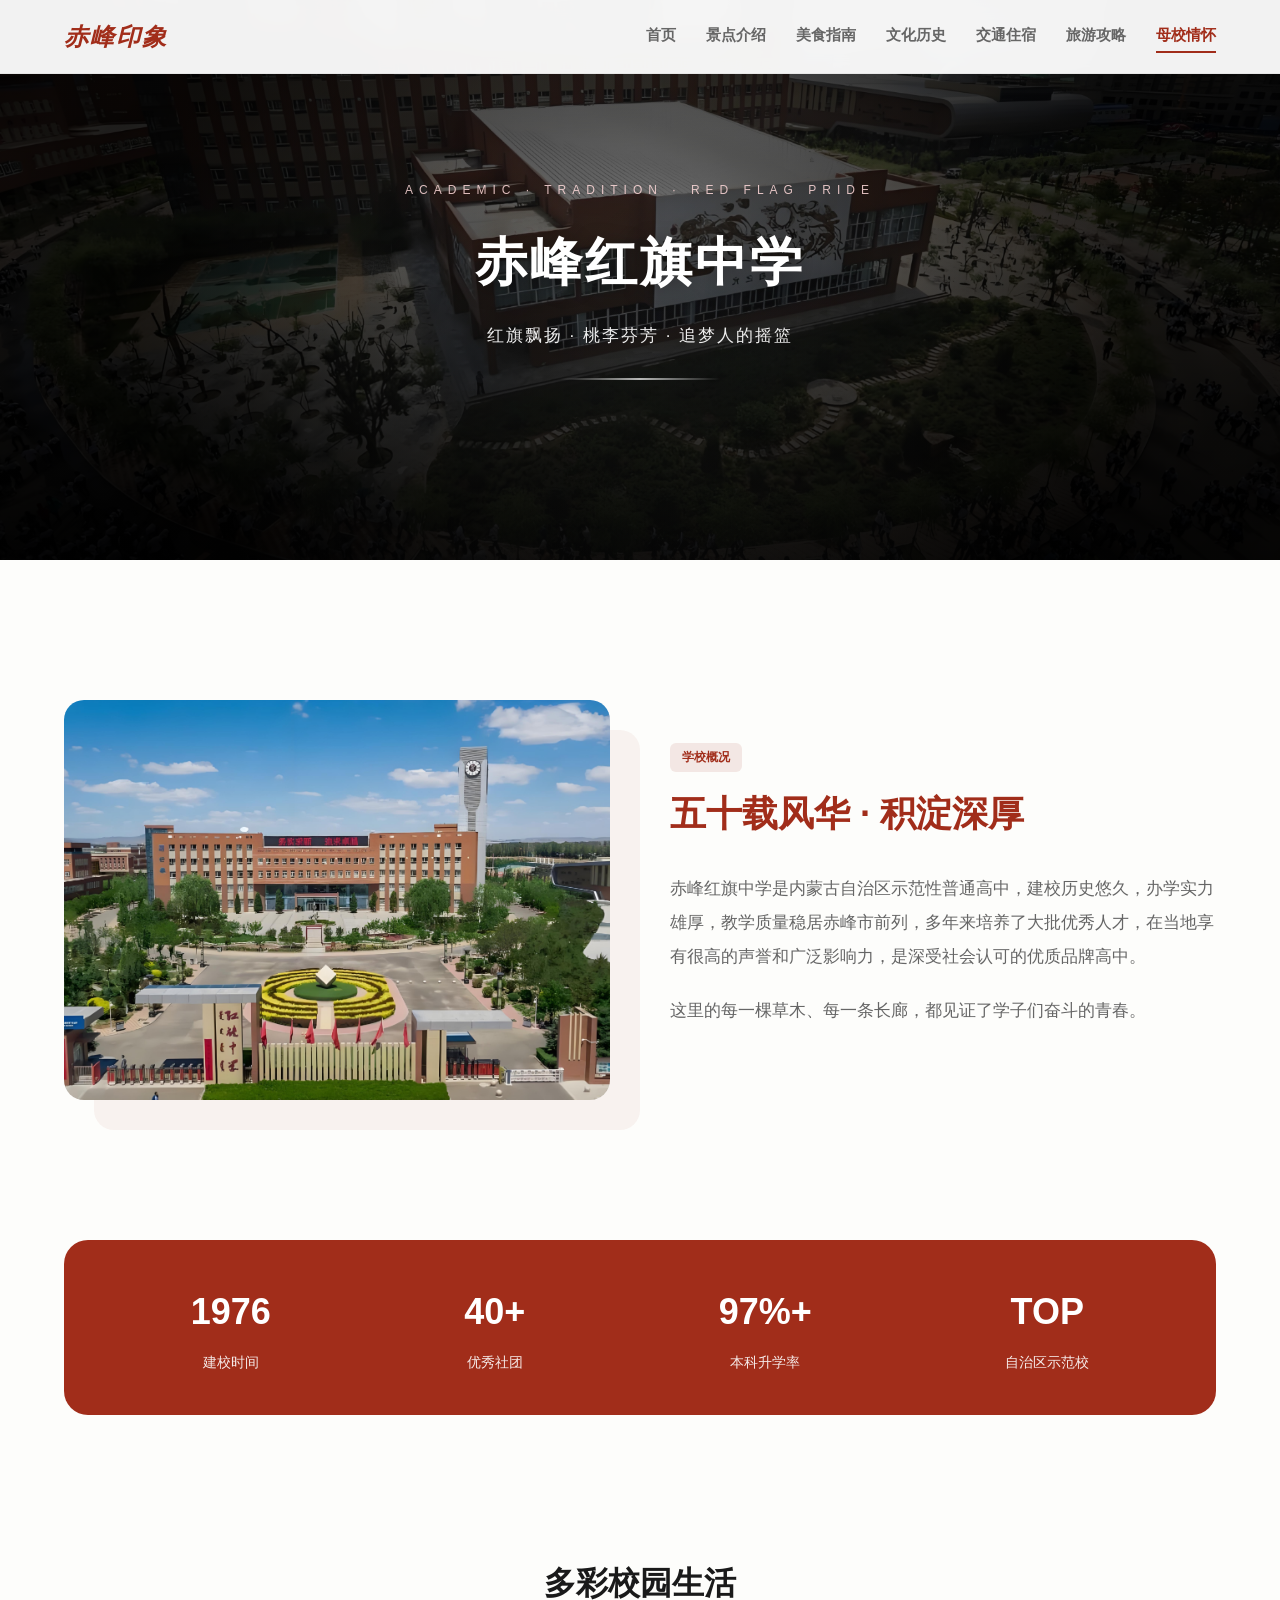
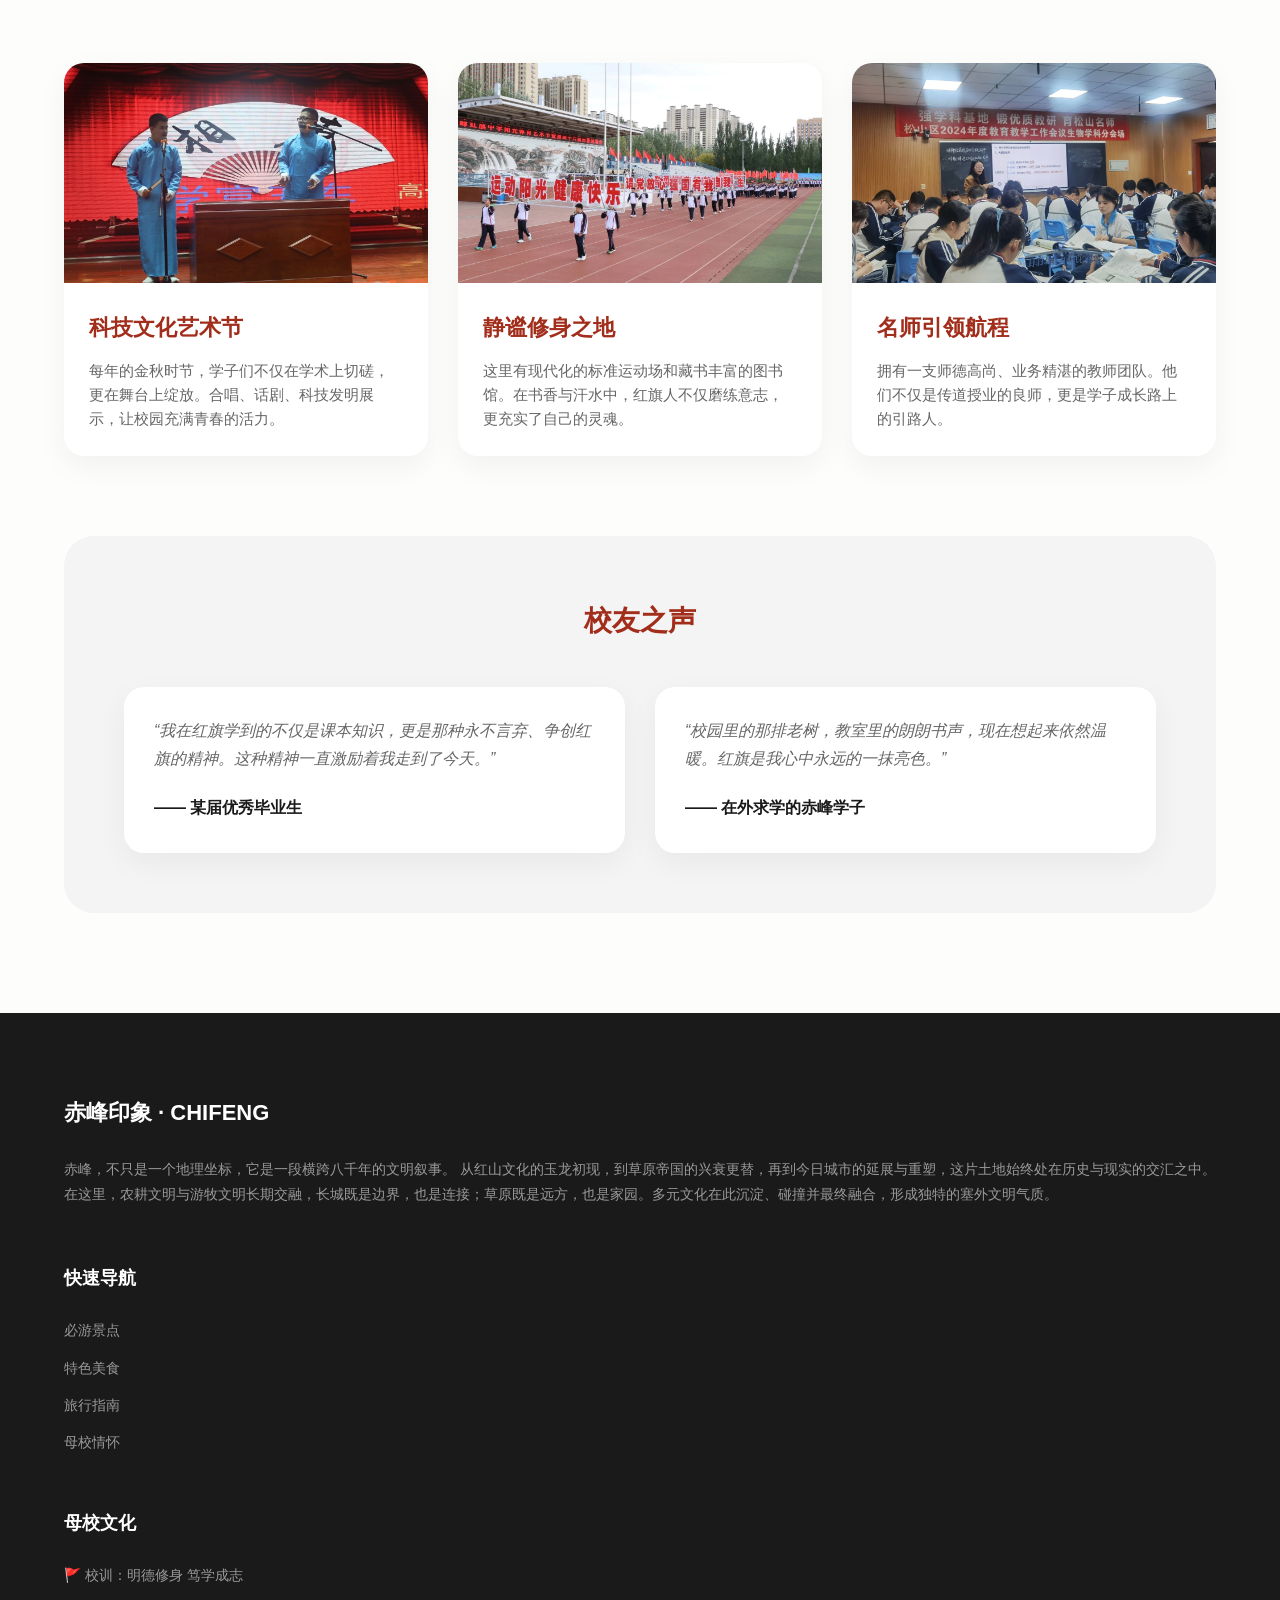
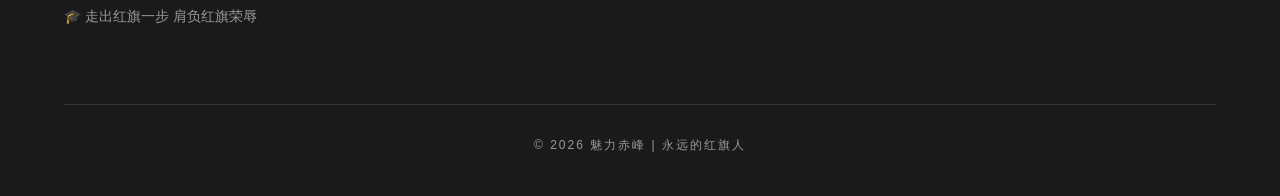
<file: school.html>
<!DOCTYPE html>
<html lang="zh-CN">
<head>
    <meta charset="UTF-8">
    <meta name="viewport" content="width=device-width, initial-scale=1.0">
    <title>赤峰红旗中学 - 赤峰印象 | Hongqi High School</title>
    <link rel="stylesheet" href="style.css">
    <style>
        .feature-list {
            display: grid;
            grid-template-columns: repeat(auto-fit, minmax(280px, 1fr));
            gap: 30px;
            margin-top: 40px;
        }
        .school-stats {
            display: flex;
            justify-content: space-around;
            background: var(--red);
            color: white;
            padding: 40px;
            border-radius: 24px;
            text-align: center;
            margin: 60px 0;
            flex-wrap: wrap;
            gap: 20px;
        }
        .stat-item h2 { font-size: 36px; margin-bottom: 5px; color: white; }
        .stat-item p { font-size: 14px; opacity: 0.9; }
    </style>
</head>
<body>
    <nav>
        <div class="container nav-container">
            <div class="logo">赤峰印象</div>
            <div class="nav-links">
                <a href="index.html">首页</a>
                <a href="attractions.html">景点介绍</a>
                <a href="food.html">美食指南</a>
                <a href="history.html">文化历史</a>
                <a href="transport.html">交通住宿</a>
                <a href="strategy.html">旅游攻略</a>
                <a href="school.html" class="active">母校情怀</a>
            </div>
        </div>
    </nav>

<header class="hero-header" style="
    position:relative;
    height:560px;
    display:flex;
    flex-direction:column;
    justify-content:center;
    align-items:center;
    text-align:center;
    color:#fff;
    overflow:hidden;
    background:url('./images/im_hqbg.jpg') center/cover no-repeat;
">
    <div style="position:absolute; inset:0; background:linear-gradient(to bottom, rgba(0,0,0,0.5) 0%, rgba(0,0,0,0.2) 45%, rgba(0,0,0,0.75) 100%); z-index:1;"></div>
    <div style="position:absolute; inset:0; background:radial-gradient(circle at center, rgba(255,255,255,0.05), rgba(0,0,0,0.65) 70%); z-index:2;"></div>

    <div style="position:relative; z-index:3; max-width:850px; padding:0 20px;">
        <div style="font-size:12px; letter-spacing:6px; opacity:0.85; margin-bottom:14px; color:#ffdada;">ACADEMIC · TRADITION · RED FLAG PRIDE</div>
        <h1 style="font-size:52px; margin:0 0 12px; font-weight:700; letter-spacing:3px;">赤峰红旗中学</h1>
        <p style="font-size:17px; opacity:0.92; letter-spacing:2px; line-height:1.8;">红旗飘扬 · 桃李芬芳 · 追梦人的摇篮</p>
        <div style="width:160px; height:2px; background:linear-gradient(to right, transparent, rgba(255,255,255,0.7), transparent); margin:26px auto 0;"></div>
    </div>
</header>

    <main class="container">
        <section style="margin-top: 60px;">
            <div style="display: flex; gap: 60px; align-items: center; flex-wrap: wrap;">
                <div style="flex: 1; min-width: 300px;">
                    <div class="card" style="box-shadow: 30px 30px 0 rgba(161, 45, 26, 0.05);">
                        <img src="./images/im_hq.jpg" alt="红旗中学主楼" class="card-img" style="min-height: 400px; object-fit: cover;">
                    </div>
                </div>
                <div style="flex: 1; min-width: 300px;">
                    <span class="card-tag">学校概况</span>
                    <h2 style="font-size: 36px; color: var(--red); margin-bottom: 25px;">五十载风华 · 积淀深厚</h2>
                    <p style="font-size: 17px; color: var(--gray); margin-bottom: 20px; line-height: 2;">
                        赤峰红旗中学是内蒙古自治区示范性普通高中，建校历史悠久，办学实力雄厚，教学质量稳居赤峰市前列，多年来培养了大批优秀人才，在当地享有很高的声誉和广泛影响力，是深受社会认可的优质品牌高中。
                    </p>
                    <p style="font-size: 17px; color: var(--gray); margin-bottom: 30px; line-height: 2;">
                        这里的每一棵草木、每一条长廊，都见证了学子们奋斗的青春。
                    </p>
                </div>
            </div>
        </section>

        <div class="school-stats">
            <div class="stat-item">
                <h2>1976</h2>
                <p>建校时间</p>
            </div>
            <div class="stat-item">
                <h2>40+</h2>
                <p>优秀社团</p>
            </div>
            <div class="stat-item">
                <h2>97%+</h2>
                <p>本科升学率</p>
            </div>
            <div class="stat-item">
                <h2>TOP</h2>
                <p>自治区示范校</p>
            </div>
        </div>

        <section>
            <h2 style="text-align: center; font-size: 32px; margin-bottom: 50px;">多彩校园生活</h2>
            <div class="card-grid">
                <div class="card">
                    <img src="./images/im_xs.jpg" class="card-img">
                    <div class="card-body">
                        <h3>科技文化艺术节</h3>
                        <p>每年的金秋时节，学子们不仅在学术上切磋，更在舞台上绽放。合唱、话剧、科技发明展示，让校园充满青春的活力。</p>
                    </div>
                </div>
                <div class="card">
                    <img src="./images/im_yd.jpg" alt="图书馆" class="card-img">
                    <div class="card-body">
                        <h3>静谧修身之地</h3>
                        <p>这里有现代化的标准运动场和藏书丰富的图书馆。在书香与汗水中，红旗人不仅磨练意志，更充实了自己的灵魂。</p>
                    </div>
                </div>
                <div class="card">
                    <img src="./images/im_sz.jpg" alt="课堂" class="card-img">
                    <div class="card-body">
                        <h3>名师引领航程</h3>
                        <p>拥有一支师德高尚、业务精湛的教师团队。他们不仅是传道授业的良师，更是学子成长路上的引路人。</p>
                    </div>
                </div>
            </div>
        </section>

        <section style="background: var(--light-gray); border-radius: 30px; padding: 60px; margin-bottom: 80px;">
            <h2 style="text-align: center; font-size: 28px; margin-bottom: 40px; color: var(--red);">校友之声</h2>
            <div class="feature-list">
                <div class="card" style="padding: 30px;">
                    <p style="font-style: italic; color: var(--gray);">“我在红旗学到的不仅是课本知识，更是那种永不言弃、争创红旗的精神。这种精神一直激励着我走到了今天。”</p>
                    <p style="margin-top: 20px; font-weight: bold; color: var(--dark);">—— 某届优秀毕业生</p>
                </div>
                <div class="card" style="padding: 30px;">
                    <p style="font-style: italic; color: var(--gray);">“校园里的那排老树，教室里的朗朗书声，现在想起来依然温暖。红旗是我心中永远的一抹亮色。”</p>
                    <p style="margin-top: 20px; font-weight: bold; color: var(--dark);">—— 在外求学的赤峰学子</p>
                </div>
            </div>
        </section>
    </main>

   <footer>
        <div class="container">
            <div class="footer-grid">
                <div>
                    <h4 style="font-size: 22px; color: white;">赤峰印象 · CHIFENG</h4>
                    <p>赤峰，不只是一个地理坐标，它是一段横跨八千年的文明叙事。 从红山文化的玉龙初现，到草原帝国的兴衰更替，再到今日城市的延展与重塑，这片土地始终处在历史与现实的交汇之中。 在这里，农耕文明与游牧文明长期交融，长城既是边界，也是连接；草原既是远方，也是家园。多元文化在此沉淀、碰撞并最终融合，形成独特的塞外文明气质。</p>
                </div>
                <div class="footer-links">
                    <h4>快速导航</h4>
                    <a href="attractions.html">必游景点</a>
                    <a href="food.html">特色美食</a>
                    <a href="strategy.html">旅行指南</a>
                    <a href="school.html">母校情怀</a>
                </div>
                <div>
                    <h4>母校文化</h4>
                    <p>🚩 校训：明德修身 笃学成志</p>
                    <p>🎓 走出红旗一步 肩负红旗荣辱</p>
                </div>
            </div>
            <div class="copyright">© 2026 魅力赤峰 | 永远的红旗人</div>
        </div>
    </footer>
</body>
</html>
</file>
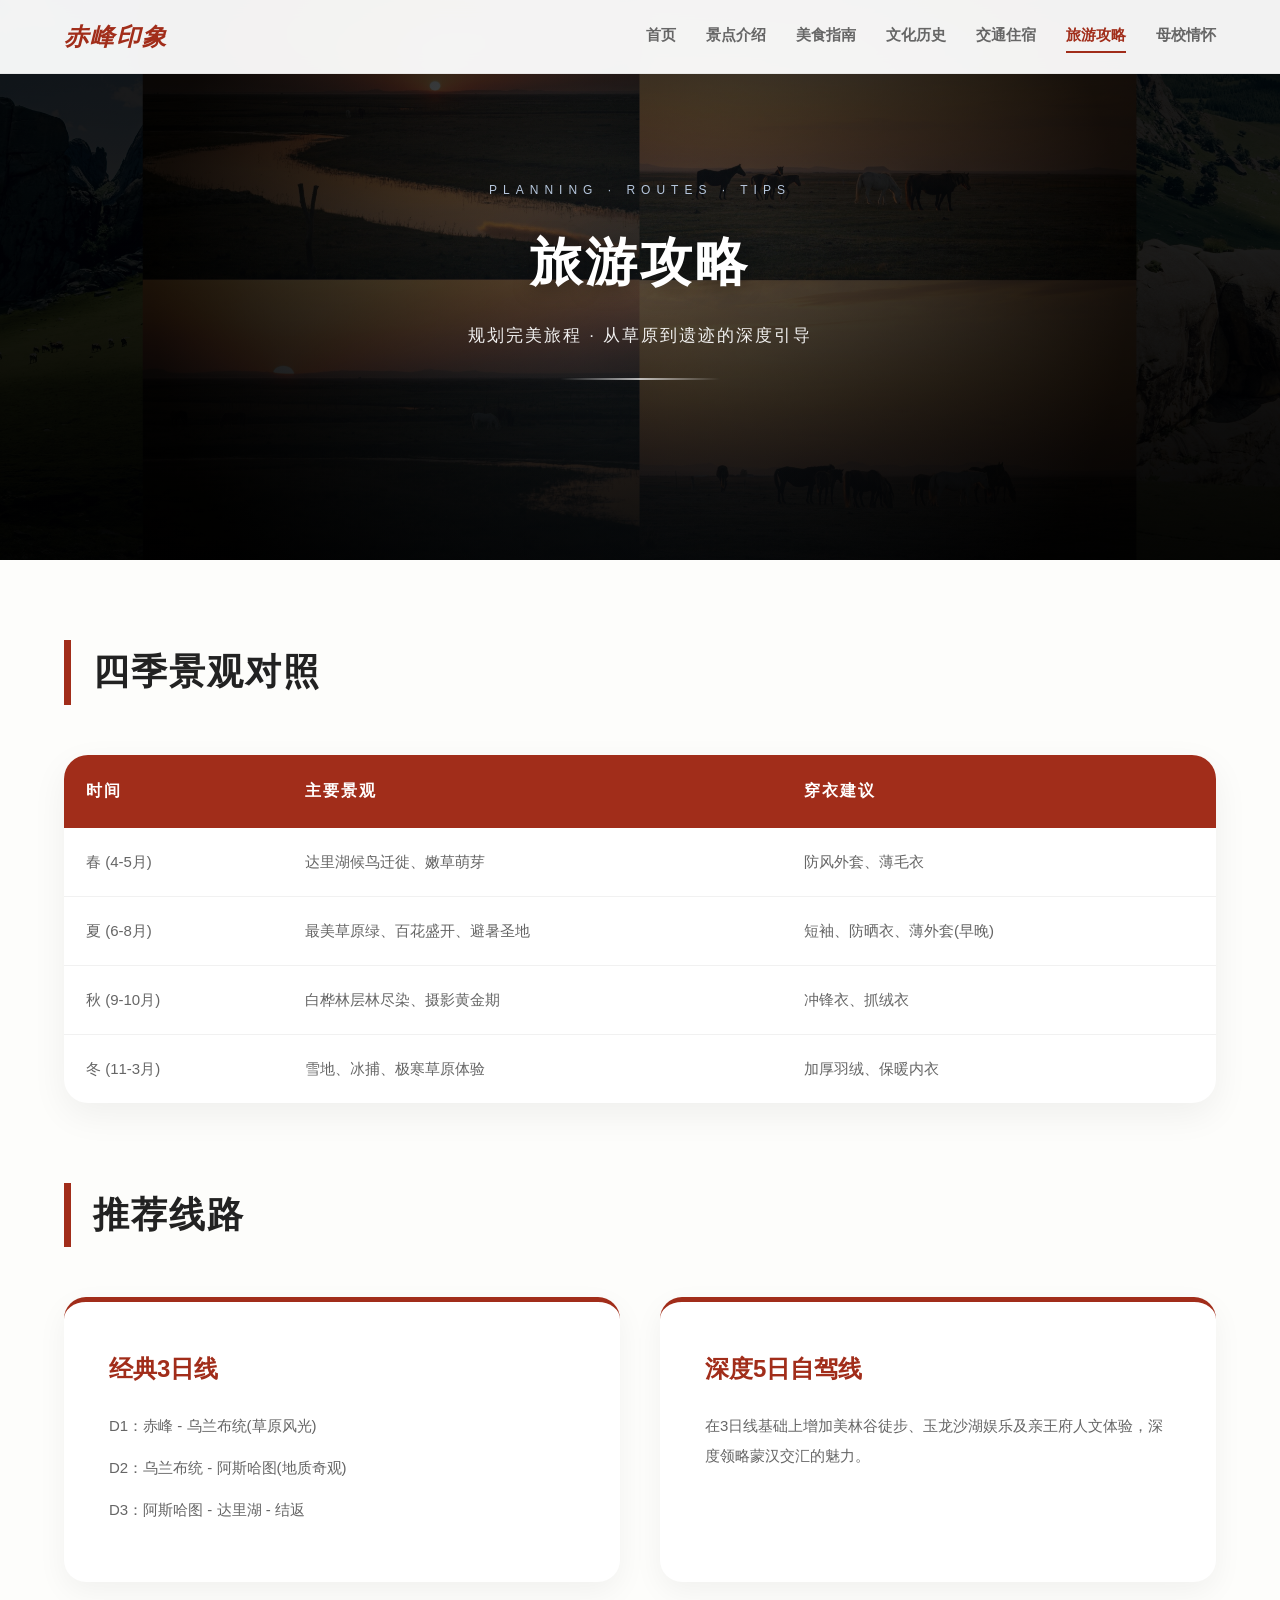
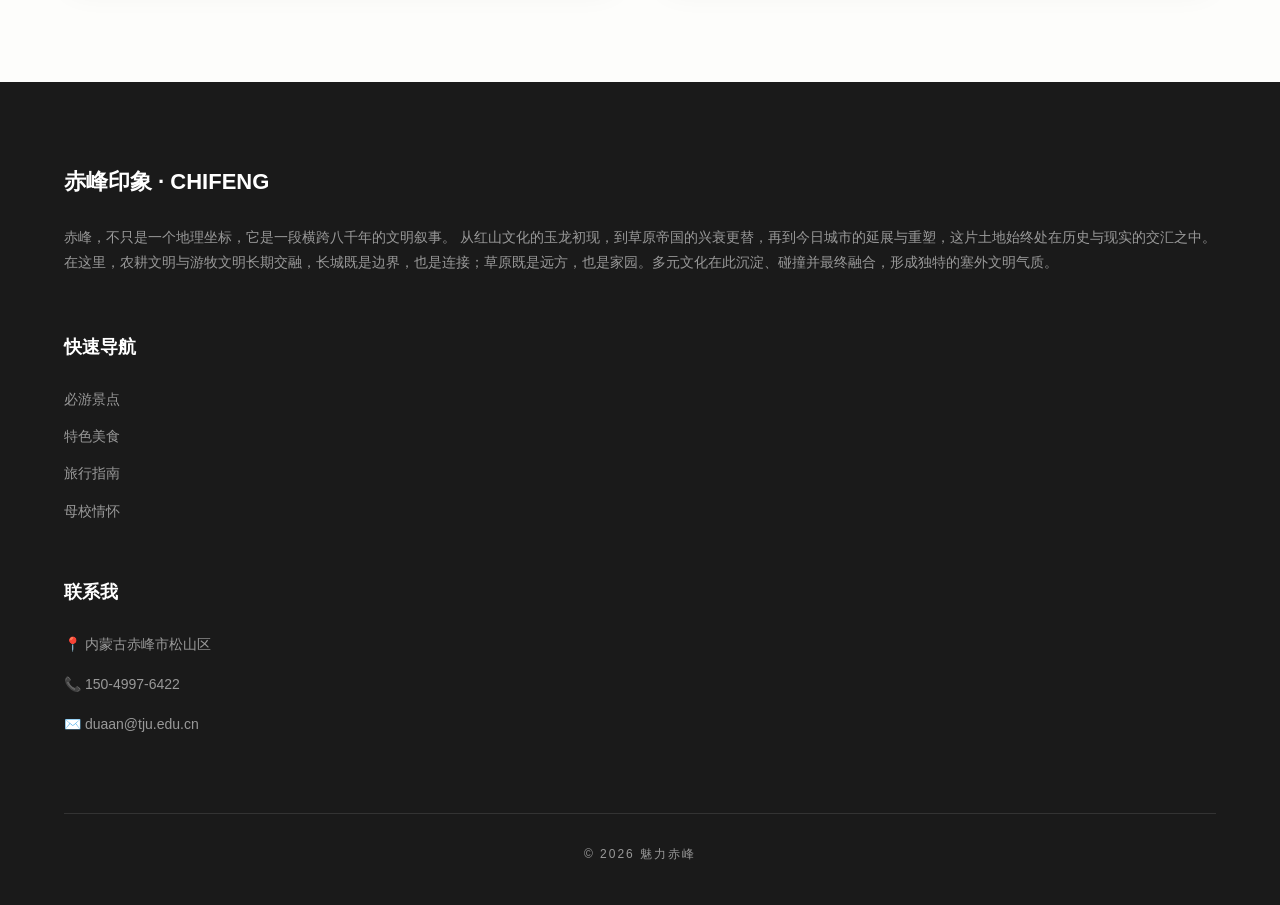
<file: strategy.html>
<!DOCTYPE html>
<html lang="zh-CN">
<head>
    <meta charset="UTF-8">
    <meta name="viewport" content="width=device-width, initial-scale=1.0">
    <title>旅游攻略 - 赤峰印象 | Strategy</title>
    <link rel="stylesheet" href="style.css">
    <style>
        .strategy-title{
            font-size:36px;
            border-left:7px solid var(--red);
            padding-left:22px;
            margin:80px 0 50px;
            letter-spacing:2px;
            color:#222;
        }

        /* 表格美化 */
        .strategy-table-box{
            background:#fff;
            border-radius:24px;
            overflow:hidden;
            box-shadow:0 12px 36px rgba(0,0,0,0.06);
            margin-bottom:80px;
        }

        .strategy-table{
            width:100%;
            border-collapse:collapse;
        }

        .strategy-table th{
            background:var(--red);
            color:white;
            padding:22px;
            text-align:left;
            font-size:16px;
            font-weight:600;
            letter-spacing:2px;
        }

        .strategy-table td{
            padding:22px;
            border-bottom:1px solid #f1f1f1;
            font-size:15px;
            color:var(--gray);
            line-height:1.6;
        }

        .strategy-table tr:last-child td{ border:none; }

        .strategy-table tr:hover td{ background:rgba(180,30,30,0.02); color:#222; }

        /* 内容板块 */
        .strategy-grid{
            display:grid;
            grid-template-columns:1fr 1fr;
            gap:40px;
            margin-bottom:100px;
        }

        .strategy-card{
            background:#fff;
            padding:45px;
            border-top:5px solid var(--red);
            border-radius:22px;
            box-shadow:0 10px 30px rgba(0,0,0,0.05);
            transition:0.3s;
        }

        .strategy-card:hover{
            transform:translateY(-10px);
            box-shadow:0 18px 45px rgba(0,0,0,0.12);
        }

        .strategy-card h3{
            font-size:24px;
            color:var(--red);
            margin-bottom:20px;
        }

        .strategy-card p{
            font-size:15px;
            color:var(--gray);
            line-height:2;
            margin-bottom:12px;
        }

        @media (max-width:768px){
            .strategy-title{ font-size:28px; margin:60px 0 35px; padding-left:16px; }
            .strategy-grid{ grid-template-columns:1fr; gap:24px; }
            .strategy-card{ padding:35px; }
            .strategy-table th, .strategy-table td{ padding:16px; font-size:14px; }
        }
    </style>
</head>
<body>
    <nav>
        <div class="container nav-container">
            <div class="logo">赤峰印象</div>
            <div class="nav-links">
                <a href="index.html">首页</a>
                <a href="attractions.html">景点介绍</a>
                <a href="food.html">美食指南</a>
                <a href="history.html">文化历史</a>
                <a href="transport.html">交通住宿</a>
                <a href="strategy.html" class="active">旅游攻略</a>
                <a href="school.html">母校情怀</a>
            </div>
        </div>
    </nav>

<header class="hero-header" style="
    position:relative;
    height:560px;
    display:flex;
    flex-direction:column;
    justify-content:center;
    align-items:center;
    text-align:center;
    color:#fff;
    overflow:hidden;
    background:url('./images/im_ly.jpg') center/cover no-repeat;
">
    <div style="position:absolute; inset:0; background:linear-gradient(to bottom, rgba(0,0,0,0.55) 0%, rgba(0,0,0,0.3) 45%, rgba(0,0,0,0.8) 100%); z-index:1;"></div>
    <div style="position:absolute; inset:0; background:radial-gradient(circle at center, rgba(140,200,255,0.08), rgba(0,0,0,0.7) 70%); z-index:2;"></div>

    <div style="position:relative; z-index:3; max-width:850px; padding:0 20px;">
        <div style="font-size:12px; letter-spacing:6px; opacity:0.85; margin-bottom:14px; color:#d2e5ff;">PLANNING · ROUTES · TIPS</div>
        <h1 style="font-size:52px; margin:0 0 12px; font-weight:700; letter-spacing:3px;">旅游攻略</h1>
        <p style="font-size:17px; opacity:0.92; letter-spacing:2px; line-height:1.8;">规划完美旅程 · 从草原到遗迹的深度引导</p>
        <div style="width:160px; height:2px; background:linear-gradient(to right, transparent, rgba(255,255,255,0.7), transparent); margin:26px auto 0;"></div>
    </div>
</header>

   <main class="container">
    <h2 class="strategy-title">四季景观对照</h2>
    <div class="strategy-table-box">
        <table class="strategy-table">
            <thead>
                <tr>
                    <th>时间</th>
                    <th>主要景观</th>
                    <th>穿衣建议</th>
                </tr>
            </thead>
            <tbody>
                <tr>
                    <td>春 (4-5月)</td>
                    <td>达里湖候鸟迁徙、嫩草萌芽</td>
                    <td>防风外套、薄毛衣</td>
                </tr>
                <tr>
                    <td>夏 (6-8月)</td>
                    <td>最美草原绿、百花盛开、避暑圣地</td>
                    <td>短袖、防晒衣、薄外套(早晚)</td>
                </tr>
                <tr>
                    <td>秋 (9-10月)</td>
                    <td>白桦林层林尽染、摄影黄金期</td>
                    <td>冲锋衣、抓绒衣</td>
                </tr>
                <tr>
                    <td>冬 (11-3月)</td>
                    <td>雪地、冰捕、极寒草原体验</td>
                    <td>加厚羽绒、保暖内衣</td>
                </tr>
            </tbody>
        </table>
    </div>

    <h2 class="strategy-title">推荐线路</h2>
    <div class="strategy-grid">
        <div class="strategy-card">
            <h3>经典3日线</h3>
            <p>D1：赤峰 - 乌兰布统(草原风光)</p>
            <p>D2：乌兰布统 - 阿斯哈图(地质奇观)</p>
            <p>D3：阿斯哈图 - 达里湖 - 结返</p>
        </div>
        <div class="strategy-card">
            <h3>深度5日自驾线</h3>
            <p>在3日线基础上增加美林谷徒步、玉龙沙湖娱乐及亲王府人文体验，深度领略蒙汉交汇的魅力。</p>
        </div>
    </div>
</main>

   <footer>
        <div class="container">
            <div class="footer-grid">
                <div>
                    <h4 style="font-size: 22px; color: white;">赤峰印象 · CHIFENG</h4>
                    <p>赤峰，不只是一个地理坐标，它是一段横跨八千年的文明叙事。 从红山文化的玉龙初现，到草原帝国的兴衰更替，再到今日城市的延展与重塑，这片土地始终处在历史与现实的交汇之中。 在这里，农耕文明与游牧文明长期交融，长城既是边界，也是连接；草原既是远方，也是家园。多元文化在此沉淀、碰撞并最终融合，形成独特的塞外文明气质。</p>
                </div>
                <div class="footer-links">
                    <h4>快速导航</h4>
                    <a href="attractions.html">必游景点</a>
                    <a href="food.html">特色美食</a>
                    <a href="strategy.html">旅行指南</a>
                    <a href="school.html">母校情怀</a>
                </div>
                <div>
                    <h4>联系我</h4>
                    <p>📍 内蒙古赤峰市松山区</p>
                    <p>📞 150-4997-6422</p>
                    <p>✉️ duaan@tju.edu.cn</p>
                </div>
            </div>
            <div class="copyright">© 2026 魅力赤峰</div>
        </div>
    </footer>
</body>
</html>
</file>
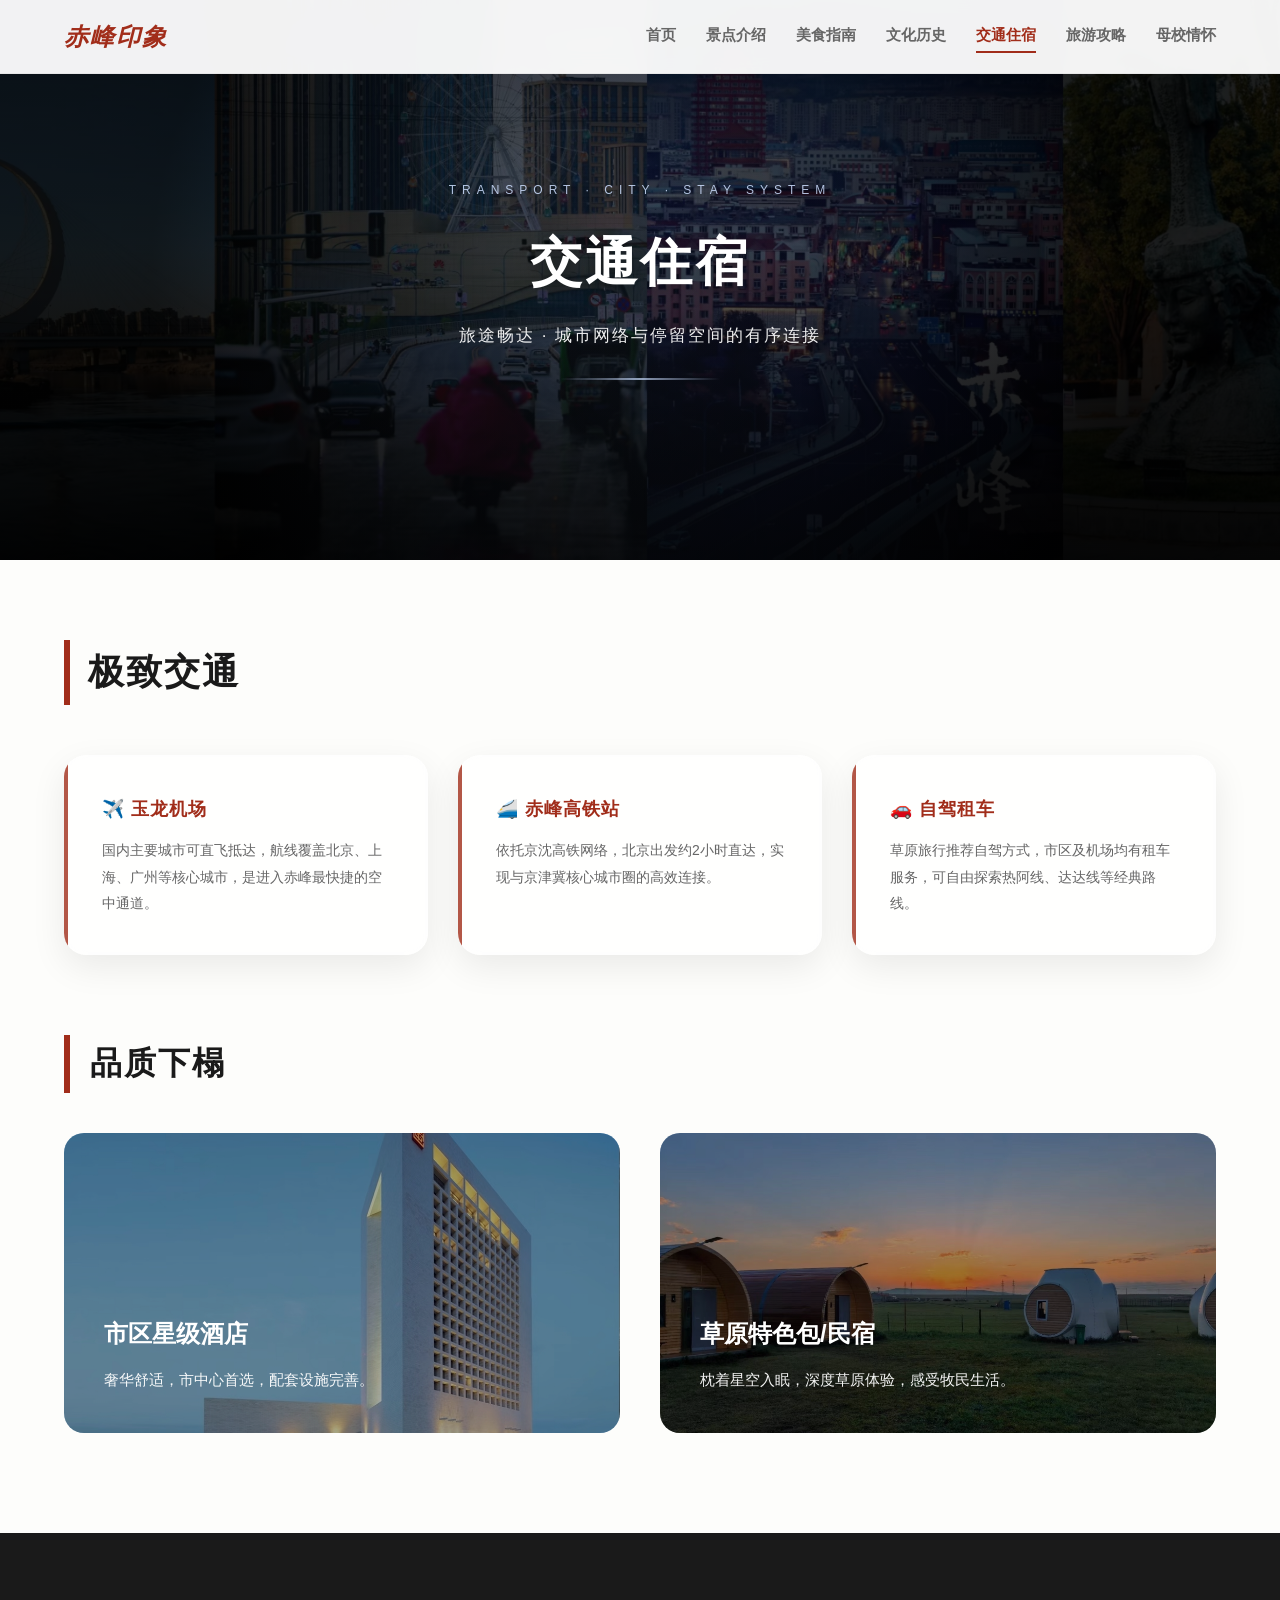
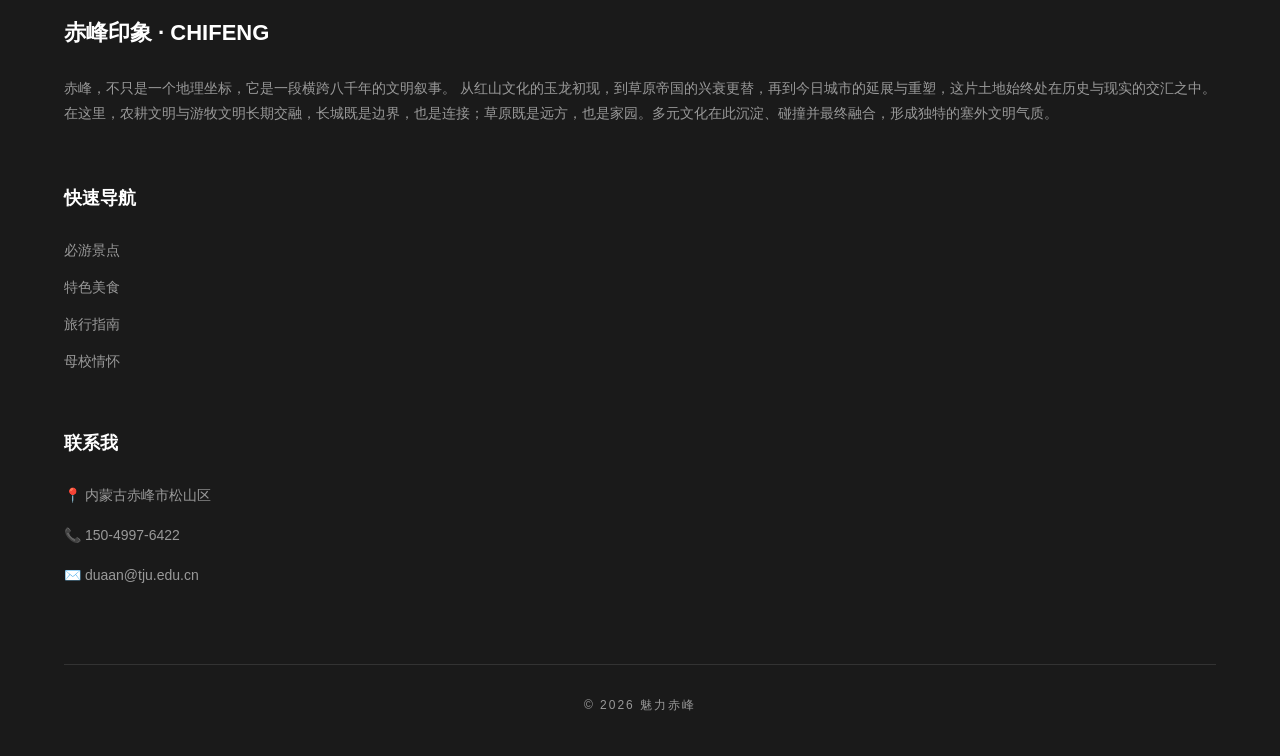
<file: transport.html>
<!DOCTYPE html>
<html lang="zh-CN">
<head>
    <meta charset="UTF-8">
    <meta name="viewport" content="width=device-width, initial-scale=1.0">
    <title>交通住宿 - 赤峰印象 | Transport</title>
    <link rel="stylesheet" href="style.css">
    <style>
        .transport-card{
            position:relative;
            padding:38px;
            border-radius:22px;
            background:rgba(255,255,255,0.75);
            backdrop-filter: blur(10px);
            box-shadow:0 12px 35px rgba(0,0,0,0.08);
            transition:0.35s ease;
            overflow:hidden;
        }
        .transport-card::before{
            content:"";
            position:absolute;
            left:0;
            top:0;
            bottom:0;
            width:4px;
            background:var(--red);
            opacity:0.8;
        }
        .transport-card:hover{
            transform:translateY(-8px);
            box-shadow:0 18px 50px rgba(0,0,0,0.15);
        }
        .transport-card h3{
            color:var(--red);
            font-size:18px;
            margin-bottom:12px;
            letter-spacing:1px;
        }
        .transport-card p{
            font-size:14px;
            color:var(--gray);
            line-height:1.9;
        }
        .stay-title{
            font-size:32px;
            border-left:6px solid var(--red);
            padding-left:20px;
            margin:80px 0 40px;
            letter-spacing:2px;
        }
        .stay-grid{
            display:grid;
            grid-template-columns:1fr 1fr;
            gap:40px;
        }
        .stay-card{
            position:relative;
            border-radius:20px;
            overflow:hidden;
            height:300px;
        }
        .stay-image{
            width:100%;
            height:100%;
            object-fit:cover;
            display:block;
        }
        .stay-overlay{
            position:absolute;
            inset:0;
            background:rgba(0,0,0,0.35);
            display:flex;
            align-items:flex-end;
            padding:40px;
            color:white;
        }
        .stay-overlay h3{
            font-size:24px;
            margin-bottom:10px;
            font-weight:600;
        }
        .stay-overlay p{
            font-size:15px;
            line-height:1.8;
            opacity:0.95;
        }
        @media (max-width:768px){
            .stay-title{ font-size:28px; margin:60px 0 30px; padding-left:16px; }
            .stay-grid{ grid-template-columns:1fr; gap:24px; }
            .stay-card{ height:240px; border-radius:18px; }
            .stay-overlay{ padding:24px; }
            .stay-overlay h3{ font-size:20px; margin-bottom:8px; }
            .stay-overlay p{ font-size:14px; line-height:1.7; }
        }
    </style>
</head>
<body>
    <nav>
        <div class="container nav-container">
            <div class="logo">赤峰印象</div>
            <div class="nav-links">
                <a href="index.html">首页</a>
                <a href="attractions.html">景点介绍</a>
                <a href="food.html">美食指南</a>
                <a href="history.html">文化历史</a>
                <a href="transport.html" class="active">交通住宿</a>
                <a href="strategy.html">旅游攻略</a>
                <a href="school.html">母校情怀</a>
            </div>
        </div>
    </nav>

<header class="hero-header" style="
    position:relative;
    height:560px;
    display:flex;
    flex-direction:column;
    justify-content:center;
    align-items:center;
    text-align:center;
    color:#fff;
    overflow:hidden;
    background:url('./images/im_cs.jpg') center/cover no-repeat;
">
    <div style="position:absolute; inset:0; background:linear-gradient(to bottom, rgba(0,0,0,0.45) 0%, rgba(0,0,0,0.25) 45%, rgba(0,0,0,0.75) 100%); z-index:1;"></div>
    <div style="position:absolute; inset:0; background:radial-gradient(circle at center, rgba(120,170,255,0.07), rgba(0,0,0,0.7) 70%); z-index:2;"></div>

    <div style="position:relative; z-index:3; max-width:820px; padding:0 20px;">
        <div style="font-size:12px; letter-spacing:6px; opacity:0.85; margin-bottom:14px; color:#cfe0ff;">TRANSPORT · CITY · STAY SYSTEM</div>
        <h1 style="font-size:52px; margin:0 0 12px; font-weight:700; letter-spacing:3px;">交通住宿</h1>
        <p style="font-size:17px; opacity:0.92; letter-spacing:2px; line-height:1.8;">旅途畅达 · 城市网络与停留空间的有序连接</p>
        <div style="width:160px; height:2px; background:linear-gradient(to right, transparent, rgba(200,220,255,0.7), transparent); margin:26px auto 0;"></div>
    </div>
</header>

  <main class="container">
    <h2 style="font-size:36px; border-left: 6px solid var(--red); padding-left: 18px; margin: 80px 0 50px; letter-spacing:2px;">极致交通</h2>
    <div style="display:grid; grid-template-columns: repeat(auto-fit, minmax(260px, 1fr)); gap:30px;">
        <div class="transport-card">
            <h3>✈️ 玉龙机场</h3>
            <p>国内主要城市可直飞抵达，航线覆盖北京、上海、广州等核心城市，是进入赤峰最快捷的空中通道。</p>
        </div>
        <div class="transport-card">
            <h3>🚄 赤峰高铁站</h3>
            <p>依托京沈高铁网络，北京出发约2小时直达，实现与京津冀核心城市圈的高效连接。</p>
        </div>
        <div class="transport-card">
            <h3>🚗 自驾租车</h3>
            <p>草原旅行推荐自驾方式，市区及机场均有租车服务，可自由探索热阿线、达达线等经典路线。</p>
        </div>
    </div>

    <h2 class="stay-title">品质下榻</h2>
    <div class="stay-grid">
        <div class="stay-card">
            <img src="./images/im_ht.jpg" class="stay-image">
            <div class="stay-overlay">
                <div>
                    <h3>市区星级酒店</h3>
                    <p>奢华舒适，市中心首选，配套设施完善。</p>
                </div>
            </div>
        </div>
        <div class="stay-card">
            <img src="./images/im_ms.jpg" class="stay-image">
            <div class="stay-overlay">
                <div>
                    <h3>草原特色包/民宿</h3>
                    <p>枕着星空入眠，深度草原体验，感受牧民生活。</p>
                </div>
            </div>
        </div>
    </div>
</main>

   <footer>
        <div class="container">
            <div class="footer-grid">
                <div>
                    <h4 style="font-size: 22px; color: white;">赤峰印象 · CHIFENG</h4>
                    <p>赤峰，不只是一个地理坐标，它是一段横跨八千年的文明叙事。 从红山文化的玉龙初现，到草原帝国的兴衰更替，再到今日城市的延展与重塑，这片土地始终处在历史与现实的交汇之中。 在这里，农耕文明与游牧文明长期交融，长城既是边界，也是连接；草原既是远方，也是家园。多元文化在此沉淀、碰撞并最终融合，形成独特的塞外文明气质。</p>
                </div>
                <div class="footer-links">
                    <h4>快速导航</h4>
                    <a href="attractions.html">必游景点</a>
                    <a href="food.html">特色美食</a>
                    <a href="strategy.html">旅行指南</a>
                    <a href="school.html">母校情怀</a>
                </div>
                <div>
                    <h4>联系我</h4>
                    <p>📍 内蒙古赤峰市松山区</p>
                    <p>📞 150-4997-6422</p>
                    <p>✉️ duaan@tju.edu.cn</p>
                </div>
            </div>
            <div class="copyright">© 2026 魅力赤峰</div>
        </div>
    </footer>
</body>
</html>
</file>
<file: style.css>
/* --- Chifeng Tourism Project - Master Stylesheet --- */

:root {
    --red: #a12d1a;        /* Hongshan Red - Cultural Heritage */
    --gold: #b2945d;       /* Golden Grasslands / Liao History */
    --warm-bg: #fdfdfb;    /* Warm Paper-like Background */
    --white: #ffffff;
    --dark: #1a1a1a;       /* Primary Text */
    --gray: #666666;       /* Secondary Text */
    --light-gray: #f4f4f4; /* Subtle section backgrounds */
    --shadow: 0 10px 30px rgba(0,0,0,0.05); /* Soft, consistent shadows */
    --transition: all 0.4s cubic-bezier(0.165, 0.84, 0.44, 1);
}

* {
    box-sizing: border-box;
    margin: 0;
    padding: 0;
}

body {
    font-family: "PingFang SC", "Hiragino Sans GB", "Microsoft YaHei", "WenQuanYi Micro Hei", sans-serif;
    background-color: var(--warm-bg);
    color: var(--dark);
    line-height: 1.8;
    overflow-x: hidden;
}

a {
    text-decoration: none;
    color: inherit;
    transition: var(--transition);
}

/* --- Layout Containers --- */
.container {
    max-width: 1200px;
    margin: 0 auto;
    padding: 0 24px;
}

section {
    padding: 80px 0;
}

/* --- Navigation --- */
nav {
    position: fixed;
    top: 0;
    width: 100%;
    z-index: 1000;
    background: rgba(255, 255, 255, 0.95);
    backdrop-filter: blur(10px);
    border-bottom: 1px solid rgba(0, 0, 0, 0.05);
    padding: 15px 0;
}

.nav-container {
    display: flex;
    justify-content: space-between;
    align-items: center;
}

.logo {
    font-size: 24px;
    font-weight: 800;
    color: var(--red);
    letter-spacing: 2px;
    font-style: italic;
}

.nav-links {
    display: flex;
    gap: 30px;
}

.nav-links a {
    font-size: 15px;
    font-weight: 600;
    color: var(--gray);
    position: relative;
    padding-bottom: 5px;
}

.nav-links a:hover, 
.nav-links a.active {
    color: var(--red);
}

.nav-links a.active::after {
    content: '';
    position: absolute;
    bottom: 0;
    left: 0;
    width: 100%;
    height: 2px;
    background-color: var(--red);
}

/* --- Hero Headers --- */
.hero-header {
    height: 60vh;
    min-height: 400px;
    width: 100%;
    display: flex;
    flex-direction: column;
    justify-content: center;
    align-items: center;
    text-align: center;
    color: var(--white);
    position: relative;
    background-size: cover;
    background-position: center;
    background-repeat: no-repeat;
    overflow: hidden;
    margin-top: 0;
}

.hero-header::before {
    content: '';
    position: absolute;
    inset: 0;
    background: linear-gradient(to bottom, rgba(0,0,0,0.3) 0%, rgba(0,0,0,0.6) 100%);
    z-index: 1;
}

.hero-content {
    position: relative;
    z-index: 2;
    max-width: 800px;
    padding: 0 20px;
}

.hero-header h1 {
    font-size: 52px;
    font-weight: 800;
    letter-spacing: 8px;
    margin-bottom: 15px;
    text-shadow: 0 4px 20px rgba(0,0,0,0.4);
}

.hero-header p {
    font-size: 18px;
    letter-spacing: 3px;
    opacity: 0.9;
    font-weight: 300;
}

/* --- Cards System --- */
.card-grid {
    display: grid;
    grid-template-columns: repeat(auto-fit, minmax(300px, 1fr));
    gap: 30px;
}

.card {
    background: var(--white);
    border-radius: 20px;
    overflow: hidden;
    box-shadow: var(--shadow);
    transition: var(--transition);
    display: flex;
    flex-direction: column;
}

.card:hover {
    transform: translateY(-10px);
    box-shadow: 0 20px 40px rgba(0,0,0,0.1);
}

.card-img {
    width: 100%;
    height: 220px;
    object-fit: cover;
    transition: var(--transition);
}

.card:hover .card-img {
    transform: scale(1.05);
}

.card-body {
    padding: 25px;
    flex-grow: 1;
}

.card-body h3 {
    font-size: 22px;
    margin-bottom: 12px;
    color: var(--red);
}

.card-body p {
    color: var(--gray);
    font-size: 15px;
    line-height: 1.6;
}

.card-tag {
    display: inline-block;
    background: rgba(161, 45, 26, 0.1);
    color: var(--red);
    padding: 4px 12px;
    border-radius: 6px;
    font-size: 12px;
    font-weight: 700;
    margin-bottom: 10px;
}

/* --- Bento Grid (Special Layout) --- */
.bento-grid {
    display: grid;
    grid-template-columns: repeat(4, 1fr);
    grid-auto-rows: 240px;
    gap: 20px;
}

.bento-item {
    position: relative;
    border-radius: 24px;
    overflow: hidden;
    box-shadow: var(--shadow);
}

.bento-item img {
    width: 100%;
    height: 100%;
    object-fit: cover;
    display: block;
    transition: var(--transition);
}

.bento-item:hover img {
    transform: scale(1.1);
}

.bento-overlay {
    position: absolute;
    inset: 0;
    background: linear-gradient(transparent, rgba(0,0,0,0.8));
    padding: 25px;
    display: flex;
    flex-direction: column;
    justify-content: flex-end;
    color: var(--white);
    transition: var(--transition);
}

.bento-overlay h3 {
    font-size: 20px;
    margin-bottom: 5px;
}

.bento-overlay p {
    font-size: 14px;
    opacity: 0.8;
}

.col-span-2 { grid-column: span 2; }
.row-span-2 { grid-row: span 2; }

/* --- Data Table --- */
.table-wrapper {
    overflow-x: auto;
    background: var(--white);
    border-radius: 20px;
    padding: 20px;
    box-shadow: var(--shadow);
}

table {
    width: 100%;
    border-collapse: collapse;
    min-width: 600px;
}

th {
    background: var(--red);
    color: var(--white);
    padding: 18px;
    text-align: left;
    font-weight: 600;
}

td {
    padding: 18px;
    border-bottom: 1px solid var(--light-gray);
    font-size: 15px;
}

tr:last-child td { border-bottom: none; }

/* --- Footer --- */
footer {
    background: #1a1a1a;
    color: #999;
    padding: 80px 0 40px;
    margin-top: 100px;
}

.footer-grid {
    display: grid;
    grid-template-columns: 2fr 1fr 1fr;
    gap: 60px;
    margin-bottom: 60px;
}

.footer-logo {
    color: var(--white);
    font-size: 24px;
    font-weight: 800;
    margin-bottom: 20px;
    display: block;
}

.footer-grid h4 {
    color: var(--white);
    font-size: 18px;
    margin-bottom: 24px;
}

.footer-grid p {
    font-size: 14px;
    line-height: 1.8;
    margin-bottom: 15px;
}

.footer-links a {
    display: block;
    margin-bottom: 12px;
    font-size: 14px;
}

.footer-links a:hover {
    color: var(--white);
}

.copyright {
    text-align: center;
    border-top: 1px solid #333;
    padding-top: 30px;
    font-size: 12px;
    letter-spacing: 2px;
}

/* --- Mobile Responsive --- */
@media (max-width: 992px) {
    .bento-grid {
        grid-template-columns: repeat(2, 1fr);
    }
    .footer-grid {
        grid-template-columns: 1fr 1fr;
    }
}

@media (max-width: 768px) {
    nav {
        padding: 10px 0;
    }
    
    /* 1. 让导航容器垂直排布：Logo在上，链接在下 */
    .nav-container {
        flex-direction: column;
        gap: 10px;
    }

    /* 2. 这里的修改是关键：取消隐藏，开启横向滚动 */
    .nav-links {
        display: flex;          /* 开启显示 */
        width: 100%;           /* 满宽 */
        overflow-x: auto;       /* 开启横向滚动条 */
        padding: 5px 20px 10px; /* 增加边距和底部间隙 */
        gap: 20px;              /* 链接间的间距 */
        white-space: nowrap;    /* 强制不换行，这是滚动的关键 */
        -webkit-overflow-scrolling: touch; /* 让手机滑动更顺滑 */
        justify-content: flex-start; /* 靠左排列 */
    }

    /* 3. 隐藏美观起见，隐藏滚动条（可选） */
    .nav-links::-webkit-scrollbar {
        display: none;
    }

    /* 4. 减小一点字体，适配屏幕 */
    .nav-links a {
        font-size: 14px;
        flex-shrink: 0;         /* 防止链接被挤压变形 */
    }
}
    
    /* Simple mobile nav simulation */
    .nav-links-mobile {
        display: flex !important;
        overflow-x: auto;
        padding: 10px 0;
        gap: 15px;
        width: 100%;
        margin-top: 10px;
    }
    
    .hero-header h1 {
        font-size: 36px;
        letter-spacing: 4px;
    }
    
    .hero-header p {
        font-size: 16px;
    }
    
    .bento-grid {
        display: block;
    }
    
    .bento-item {
        margin-bottom: 20px;
        height: 240px;
    }
    
    .footer-grid {
        grid-template-columns: 1fr;
        gap: 40px;
    }
    
    .history-intro {
        flex-direction: column;
    }
}
</file>
